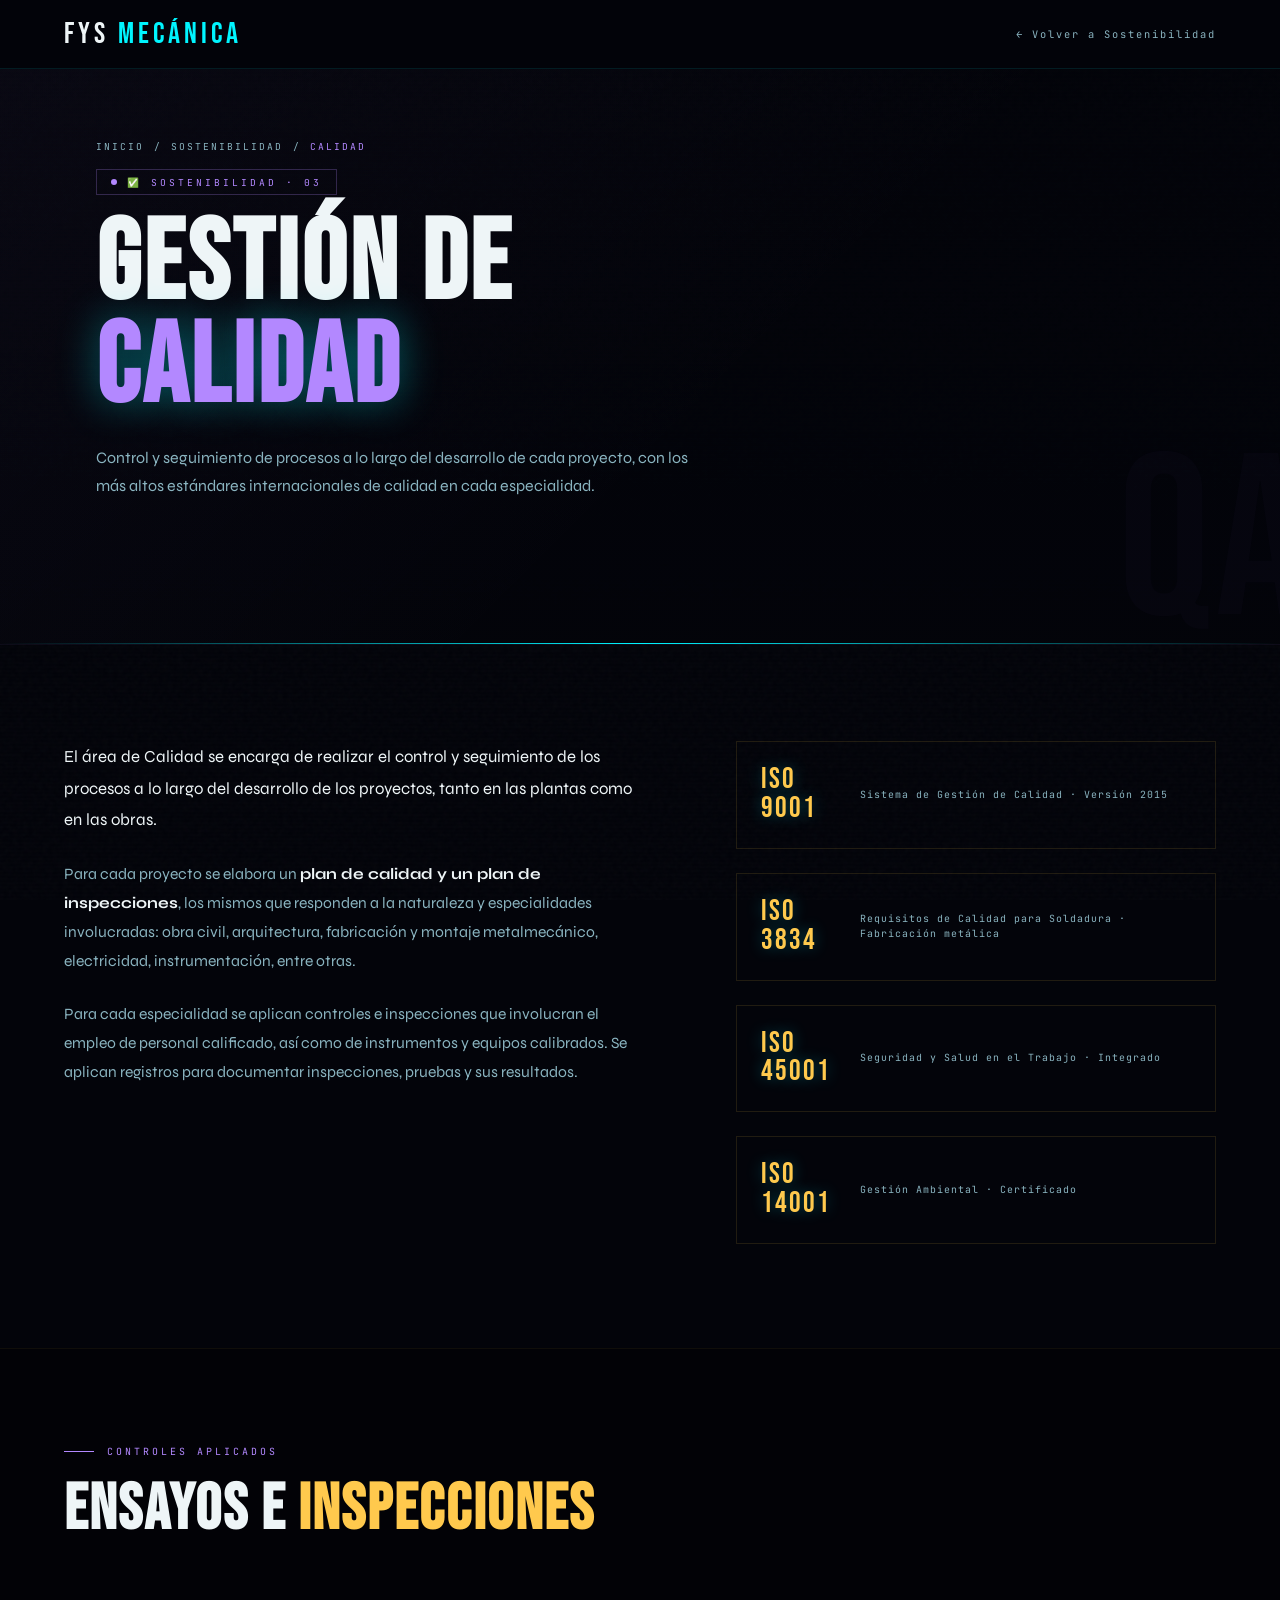
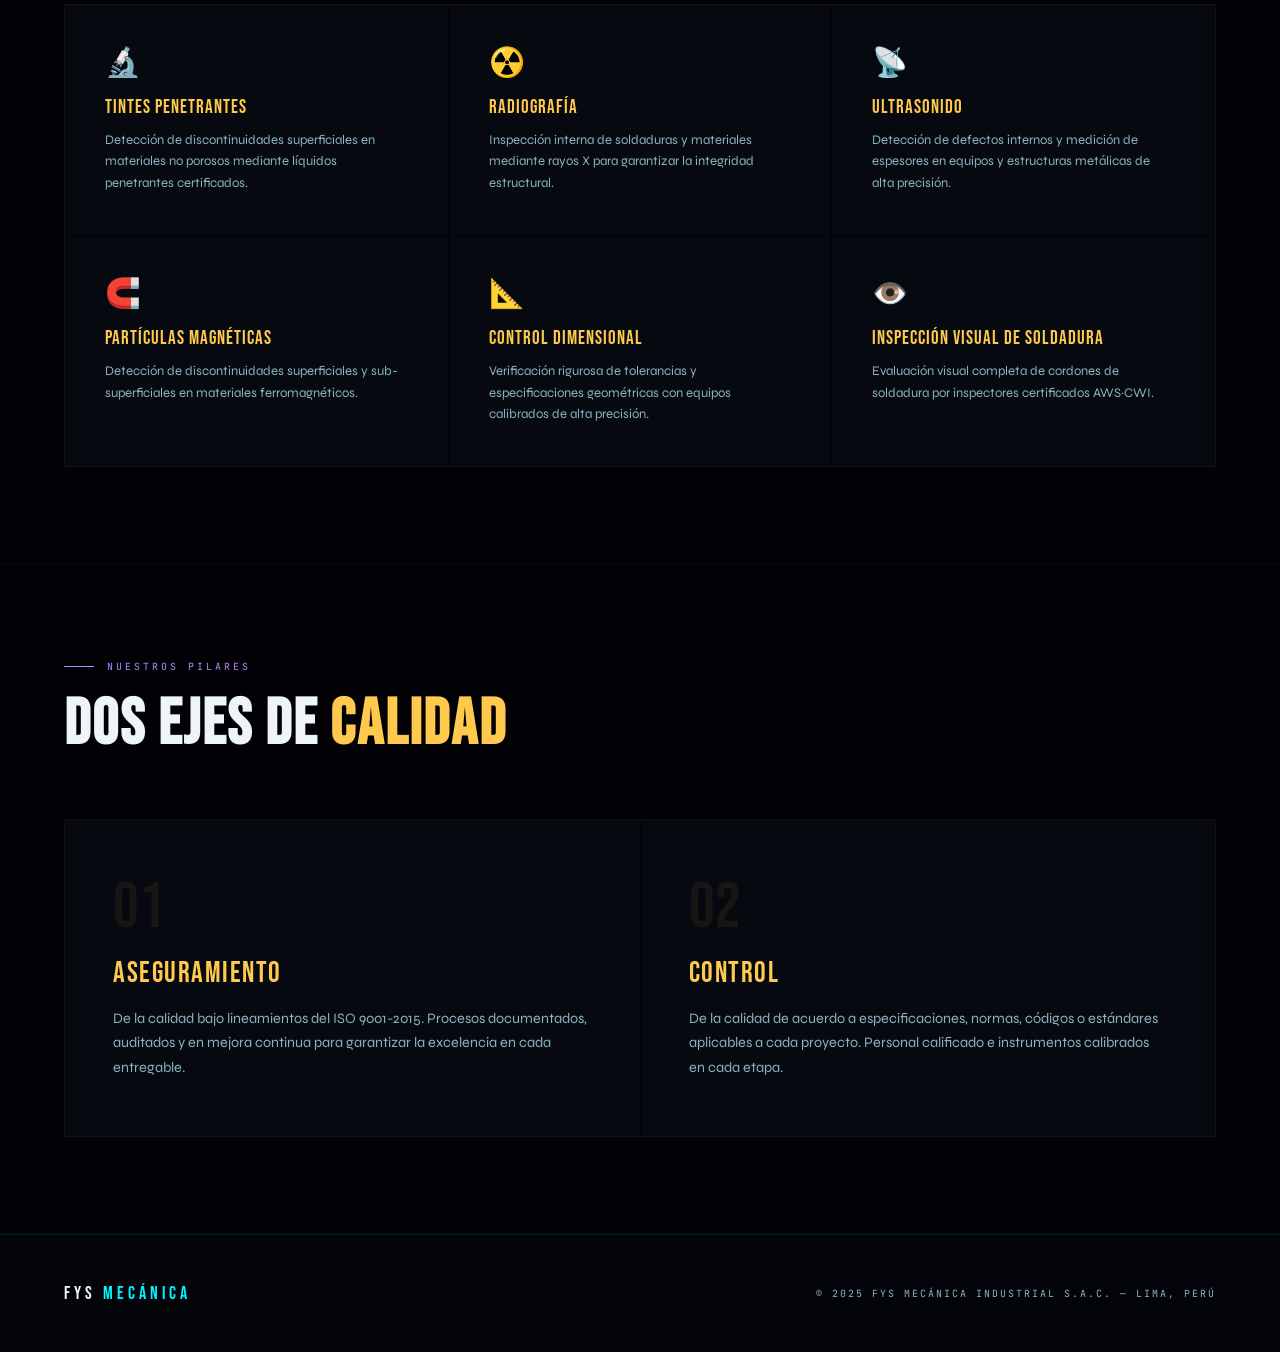
<file: calidad.html>
<!DOCTYPE html>
<html lang="es">
<head>
<meta charset="UTF-8"/>
<meta name="viewport" content="width=device-width, initial-scale=1.0"/>
<title>Gestión de Calidad — FYS Mecánica Industrial</title>
<link rel="preconnect" href="https://fonts.googleapis.com">
<link href="https://fonts.googleapis.com/css2?family=Bebas+Neue&family=Syne:wght@400;600;700;800&family=JetBrains+Mono:wght@300;400;500&display=swap" rel="stylesheet">
<link rel="stylesheet" href="style.css"/>
</head>
<body>

<nav>
  <a href="index.html" class="nav-logo">FYS<span> MECÁNICA</span></a>
  <a href="index.html#sostenibilidad" class="nav-back">Volver a Sostenibilidad</a>
</nav>

<section class="page-hero">
  <div class="hero-bg-text">QA</div>
  <div class="page-hero-inner">
    <div class="breadcrumb">
      <a href="index.html">Inicio</a> /
      <a href="index.html#sostenibilidad">Sostenibilidad</a> /
      <span>Calidad</span>
    </div>
    <div class="page-tag">✅ Sostenibilidad · 03</div>
    <h1 class="page-h1">GESTIÓN DE<br><em>CALIDAD</em></h1>
    <p class="page-sub">Control y seguimiento de procesos a lo largo del desarrollo de cada proyecto, con los más altos estándares internacionales de calidad en cada especialidad.</p>
  </div>
</section>

<main>
  <section class="intro-section">
    <div class="wrap">
      <div class="intro-grid">
        <div class="intro-text reveal">
          <p>El área de Calidad se encarga de realizar el control y seguimiento de los procesos a lo largo del desarrollo de los proyectos, tanto en las plantas como en las obras.</p>
          <p>Para cada proyecto se elabora un <strong style="color:var(--white)">plan de calidad y un plan de inspecciones</strong>, los mismos que responden a la naturaleza y especialidades involucradas: obra civil, arquitectura, fabricación y montaje metalmecánico, electricidad, instrumentación, entre otras.</p>
          <p>Para cada especialidad se aplican controles e inspecciones que involucran el empleo de personal calificado, así como de instrumentos y equipos calibrados. Se aplican registros para documentar inspecciones, pruebas y sus resultados.</p>
        </div>
        <div class="certs-side">
          <div class="cert-badge reveal reveal-delay-1">
            <div class="cert-code">ISO<br>9001</div>
            <div class="cert-desc">Sistema de Gestión de Calidad · Versión 2015</div>
          </div>
          <div class="cert-badge reveal reveal-delay-2">
            <div class="cert-code">ISO<br>3834</div>
            <div class="cert-desc">Requisitos de Calidad para Soldadura · Fabricación metálica</div>
          </div>
          <div class="cert-badge reveal reveal-delay-3">
            <div class="cert-code">ISO<br>45001</div>
            <div class="cert-desc">Seguridad y Salud en el Trabajo · Integrado</div>
          </div>
          <div class="cert-badge reveal reveal-delay-4">
            <div class="cert-code">ISO<br>14001</div>
            <div class="cert-desc">Gestión Ambiental · Certificado</div>
          </div>
        </div>
      </div>
    </div>
  </section>

  <section class="insp-section">
    <div class="wrap">
      <div class="reveal">
        <div class="section-eyebrow">Controles aplicados</div>
        <h2 class="section-h2">ENSAYOS E <span style="color:var(--gold)">INSPECCIONES</span></h2>
      </div>
      <div class="insp-grid">
        <div class="insp-item reveal reveal-delay-1">
          <div class="insp-icon">🔬</div>
          <div class="insp-title">TINTES PENETRANTES</div>
          <p class="insp-desc">Detección de discontinuidades superficiales en materiales no porosos mediante líquidos penetrantes certificados.</p>
        </div>
        <div class="insp-item reveal reveal-delay-2">
          <div class="insp-icon">☢️</div>
          <div class="insp-title">RADIOGRAFÍA</div>
          <p class="insp-desc">Inspección interna de soldaduras y materiales mediante rayos X para garantizar la integridad estructural.</p>
        </div>
        <div class="insp-item reveal reveal-delay-3">
          <div class="insp-icon">📡</div>
          <div class="insp-title">ULTRASONIDO</div>
          <p class="insp-desc">Detección de defectos internos y medición de espesores en equipos y estructuras metálicas de alta precisión.</p>
        </div>
        <div class="insp-item reveal reveal-delay-1">
          <div class="insp-icon">🧲</div>
          <div class="insp-title">PARTÍCULAS MAGNÉTICAS</div>
          <p class="insp-desc">Detección de discontinuidades superficiales y sub-superficiales en materiales ferromagnéticos.</p>
        </div>
        <div class="insp-item reveal reveal-delay-2">
          <div class="insp-icon">📐</div>
          <div class="insp-title">CONTROL DIMENSIONAL</div>
          <p class="insp-desc">Verificación rigurosa de tolerancias y especificaciones geométricas con equipos calibrados de alta precisión.</p>
        </div>
        <div class="insp-item reveal reveal-delay-3">
          <div class="insp-icon">👁️</div>
          <div class="insp-title">INSPECCIÓN VISUAL DE SOLDADURA</div>
          <p class="insp-desc">Evaluación visual completa de cordones de soldadura por inspectores certificados AWS·CWI.</p>
        </div>
      </div>
    </div>
  </section>

  <section class="pilares-section">
    <div class="wrap">
      <div class="reveal">
        <div class="section-eyebrow">Nuestros pilares</div>
        <h2 class="section-h2">DOS EJES DE <span style="color:var(--gold)">CALIDAD</span></h2>
      </div>
      <div class="pilares-grid">
        <div class="pilar reveal reveal-delay-1">
          <div class="pilar-num">01</div>
          <div class="pilar-title">ASEGURAMIENTO</div>
          <p class="pilar-desc">De la calidad bajo lineamientos del ISO 9001-2015. Procesos documentados, auditados y en mejora continua para garantizar la excelencia en cada entregable.</p>
        </div>
        <div class="pilar reveal reveal-delay-2">
          <div class="pilar-num">02</div>
          <div class="pilar-title">CONTROL</div>
          <p class="pilar-desc">De la calidad de acuerdo a especificaciones, normas, códigos o estándares aplicables a cada proyecto. Personal calificado e instrumentos calibrados en cada etapa.</p>
        </div>
      </div>
    </div>
  </section>
</main>

<footer>
  <div class="footer-inner">
    <a href="index.html" class="nav-logo" style="font-size:1.1rem;">FYS<span> MECÁNICA</span></a>
    <div class="footer-copy">© 2025 FYS MECÁNICA INDUSTRIAL S.A.C. — LIMA, PERÚ</div>
  </div>
</footer>

<script>
const reveals = document.querySelectorAll('.reveal');
const io = new IntersectionObserver(entries => {
  entries.forEach(e => { if(e.isIntersecting) { e.target.classList.add('visible'); io.unobserve(e.target); }});
}, {threshold:.12});
reveals.forEach(r => io.observe(r));
</script>
</body>
</html>
</file>
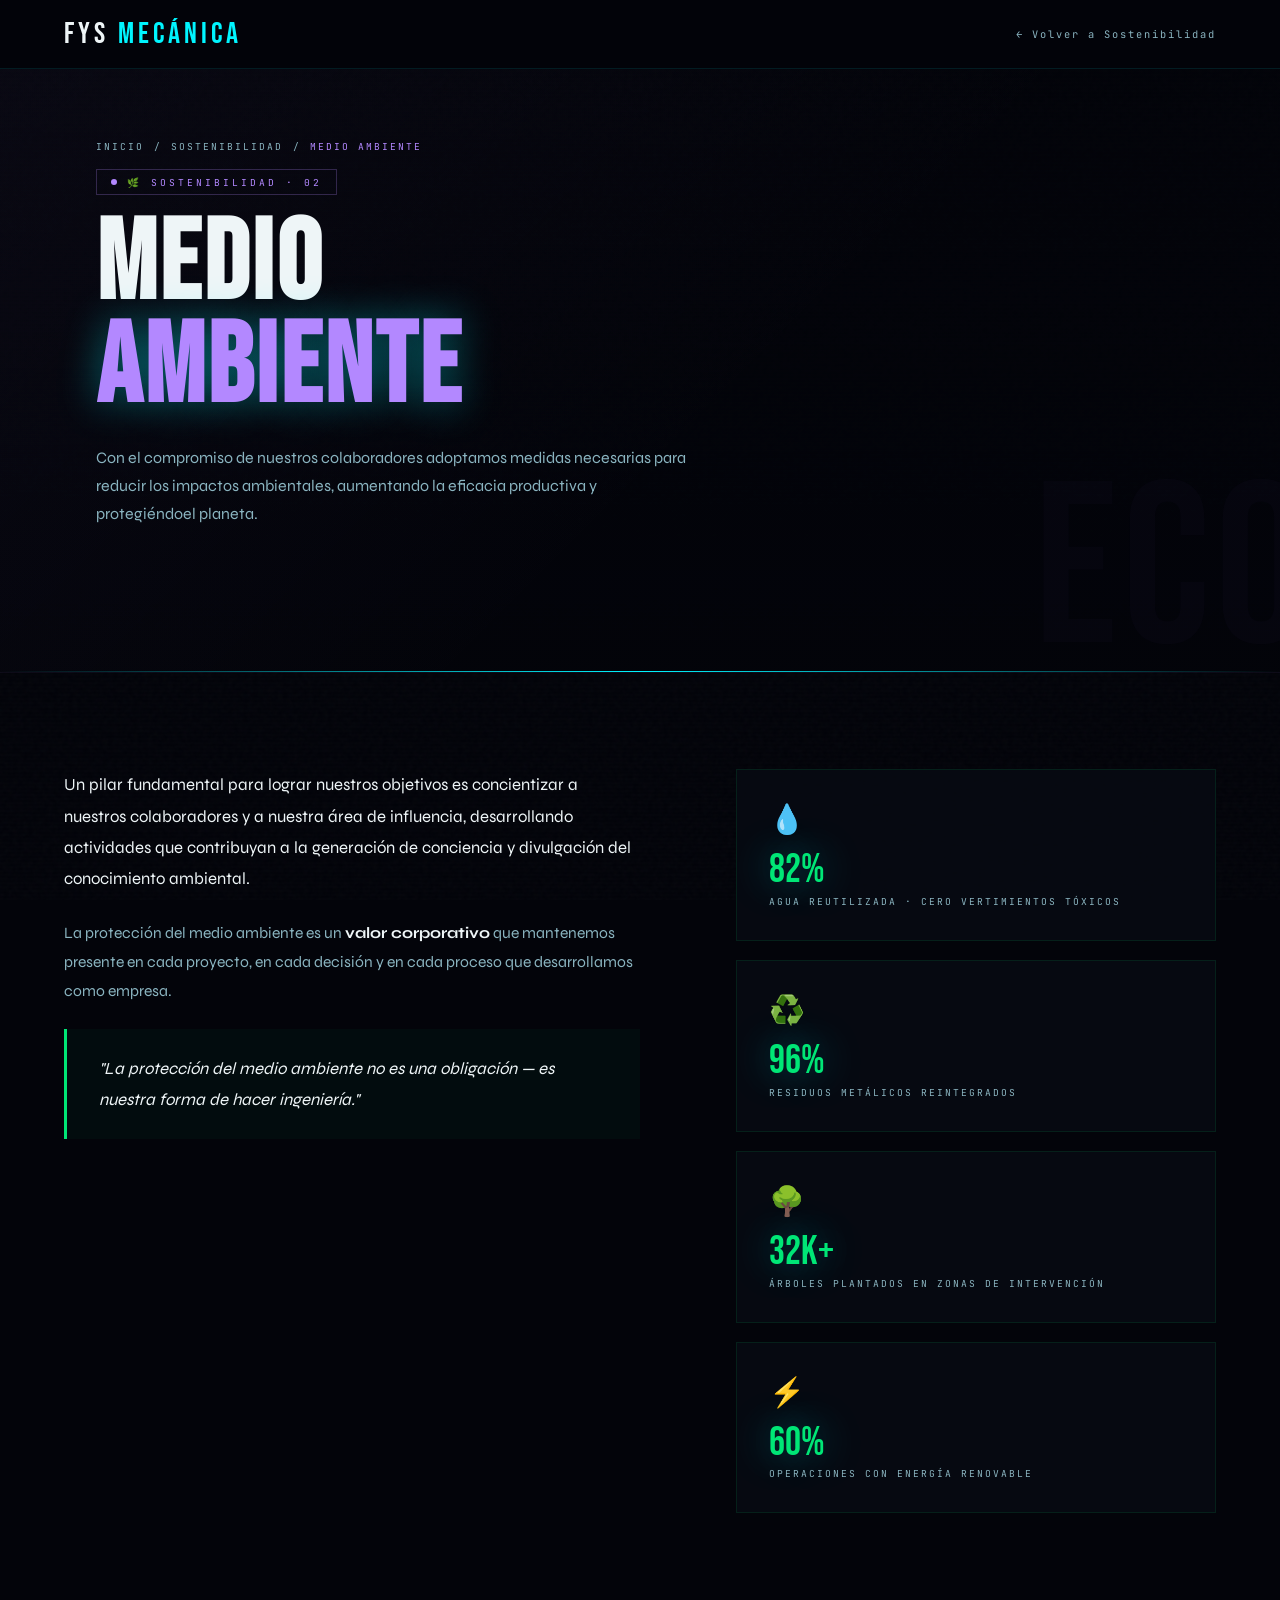
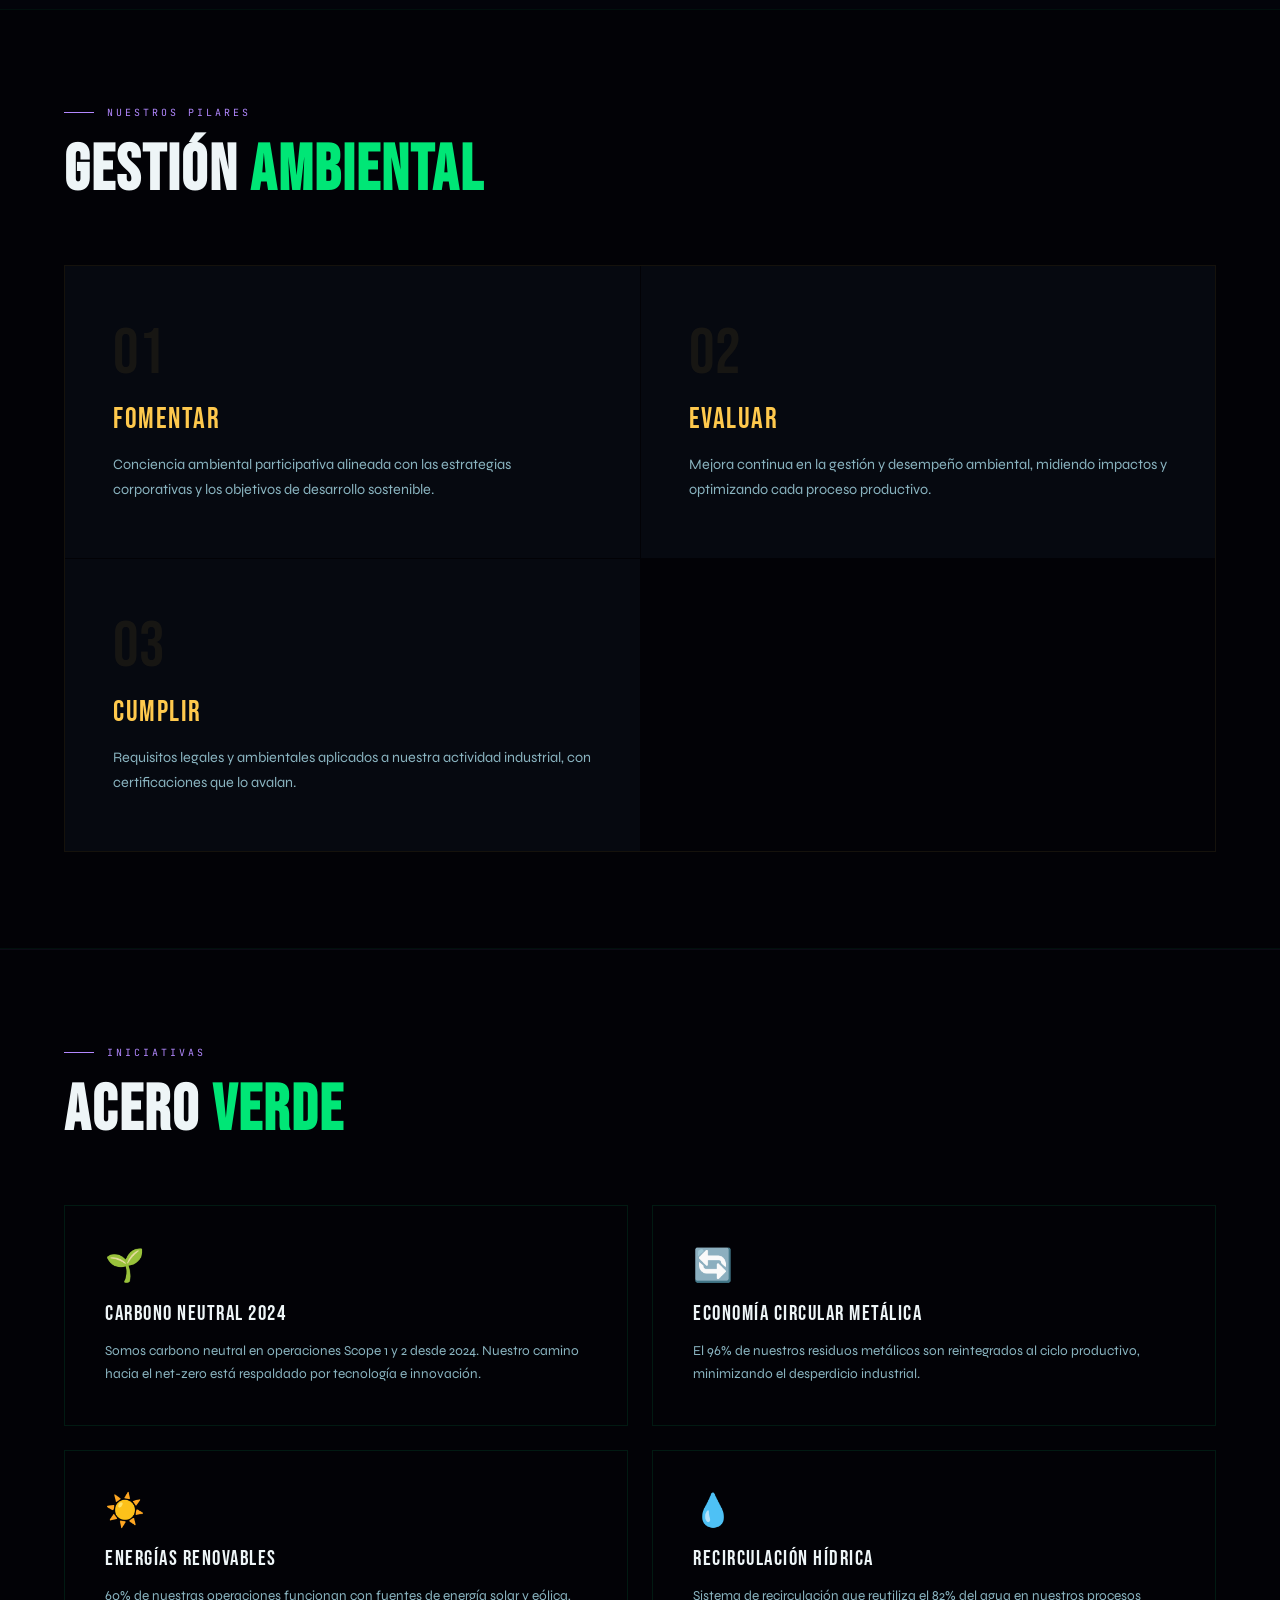
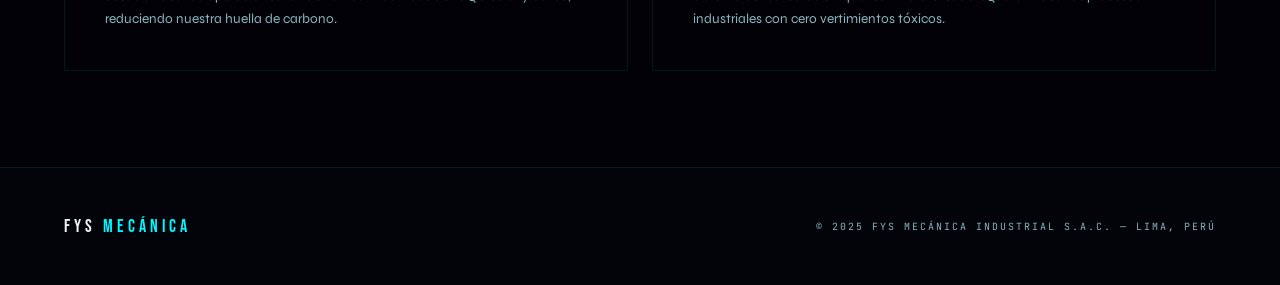
<file: medio_ambiente.html>
<!DOCTYPE html>
<html lang="es">
<head>
<meta charset="UTF-8"/>
<meta name="viewport" content="width=device-width, initial-scale=1.0"/>
<title>Medio Ambiente — FYS Mecánica Industrial</title>
<link rel="preconnect" href="https://fonts.googleapis.com">
<link href="https://fonts.googleapis.com/css2?family=Bebas+Neue&family=Syne:wght@400;600;700;800&family=JetBrains+Mono:wght@300;400;500&display=swap" rel="stylesheet">
<link rel="stylesheet" href="style.css"/>
</head>
<body>

<nav>
  <a href="index.html" class="nav-logo">FYS<span> MECÁNICA</span></a>
  <a href="index.html#sostenibilidad" class="nav-back">Volver a Sostenibilidad</a>
</nav>

<section class="page-hero">
  <div class="hero-bg-text">ECO</div>
  <div class="page-hero-inner">
    <div class="breadcrumb">
      <a href="index.html">Inicio</a> /
      <a href="index.html#sostenibilidad">Sostenibilidad</a> /
      <span>Medio Ambiente</span>
    </div>
    <div class="page-tag">🌿 Sostenibilidad · 02</div>
    <h1 class="page-h1">MEDIO<br><em>AMBIENTE</em></h1>
    <p class="page-sub">Con el compromiso de nuestros colaboradores adoptamos medidas necesarias para reducir los impactos ambientales, aumentando la eficacia productiva y protegiéndoel planeta.</p>
  </div>
</section>

<main>
  <section class="intro-section">
    <div class="wrap">
      <div class="intro-grid">
        <div class="intro-text reveal">
          <p>Un pilar fundamental para lograr nuestros objetivos es concientizar a nuestros colaboradores y a nuestra área de influencia, desarrollando actividades que contribuyan a la generación de conciencia y divulgación del conocimiento ambiental.</p>
          <p>La protección del medio ambiente es un <strong style="color:var(--white)">valor corporativo</strong> que mantenemos presente en cada proyecto, en cada decisión y en cada proceso que desarrollamos como empresa.</p>
          <div class="highlight-box">
            <p>"La protección del medio ambiente no es una obligación — es nuestra forma de hacer ingeniería."</p>
          </div>
        </div>
        <div class="env-stats">
          <div class="env-stat reveal reveal-delay-1">
            <div class="env-icon">💧</div>
            <div class="env-val">82%</div>
            <div class="env-label">Agua reutilizada · Cero vertimientos tóxicos</div>
          </div>
          <div class="env-stat reveal reveal-delay-2">
            <div class="env-icon">♻️</div>
            <div class="env-val">96%</div>
            <div class="env-label">Residuos metálicos reintegrados</div>
          </div>
          <div class="env-stat reveal reveal-delay-3">
            <div class="env-icon">🌳</div>
            <div class="env-val">32K+</div>
            <div class="env-label">Árboles plantados en zonas de intervención</div>
          </div>
          <div class="env-stat reveal reveal-delay-3">
            <div class="env-icon">⚡</div>
            <div class="env-val">60%</div>
            <div class="env-label">Operaciones con energía renovable</div>
          </div>
        </div>
      </div>
    </div>
  </section>

  <section class="pilares-section">
    <div class="wrap">
      <div class="reveal">
        <div class="section-eyebrow">Nuestros pilares</div>
        <h2 class="section-h2">GESTIÓN <span style="color:var(--green)">AMBIENTAL</span></h2>
      </div>
      <div class="pilares-grid">
        <div class="pilar reveal reveal-delay-1">
          <div class="pilar-num">01</div>
          <div class="pilar-title">FOMENTAR</div>
          <p class="pilar-desc">Conciencia ambiental participativa alineada con las estrategias corporativas y los objetivos de desarrollo sostenible.</p>
        </div>
        <div class="pilar reveal reveal-delay-2">
          <div class="pilar-num">02</div>
          <div class="pilar-title">EVALUAR</div>
          <p class="pilar-desc">Mejora continua en la gestión y desempeño ambiental, midiendo impactos y optimizando cada proceso productivo.</p>
        </div>
        <div class="pilar reveal reveal-delay-3">
          <div class="pilar-num">03</div>
          <div class="pilar-title">CUMPLIR</div>
          <p class="pilar-desc">Requisitos legales y ambientales aplicados a nuestra actividad industrial, con certificaciones que lo avalan.</p>
        </div>
      </div>
    </div>
  </section>

  <section class="compromisos-section">
    <div class="wrap">
      <div class="reveal">
        <div class="section-eyebrow">Iniciativas</div>
        <h2 class="section-h2">ACERO <span style="color:var(--green)">VERDE</span></h2>
      </div>
      <div class="comp-cards">
        <div class="comp-card reveal reveal-delay-1">
          <div class="comp-icon">🌱</div>
          <div class="comp-title">CARBONO NEUTRAL 2024</div>
          <p class="comp-desc">Somos carbono neutral en operaciones Scope 1 y 2 desde 2024. Nuestro camino hacia el net-zero está respaldado por tecnología e innovación.</p>
        </div>
        <div class="comp-card reveal reveal-delay-2">
          <div class="comp-icon">🔄</div>
          <div class="comp-title">ECONOMÍA CIRCULAR METÁLICA</div>
          <p class="comp-desc">El 96% de nuestros residuos metálicos son reintegrados al ciclo productivo, minimizando el desperdicio industrial.</p>
        </div>
        <div class="comp-card reveal reveal-delay-1">
          <div class="comp-icon">☀️</div>
          <div class="comp-title">ENERGÍAS RENOVABLES</div>
          <p class="comp-desc">60% de nuestras operaciones funcionan con fuentes de energía solar y eólica, reduciendo nuestra huella de carbono.</p>
        </div>
        <div class="comp-card reveal reveal-delay-2">
          <div class="comp-icon">💧</div>
          <div class="comp-title">RECIRCULACIÓN HÍDRICA</div>
          <p class="comp-desc">Sistema de recirculación que reutiliza el 82% del agua en nuestros procesos industriales con cero vertimientos tóxicos.</p>
        </div>
      </div>
    </div>
  </section>
</main>

<footer>
  <div class="footer-inner">
    <a href="index.html" class="nav-logo" style="font-size:1.1rem;">FYS<span> MECÁNICA</span></a>
    <div class="footer-copy">© 2025 FYS MECÁNICA INDUSTRIAL S.A.C. — LIMA, PERÚ</div>
  </div>
</footer>

<script>
const reveals = document.querySelectorAll('.reveal');
const io = new IntersectionObserver(entries => {
  entries.forEach(e => { if(e.isIntersecting) { e.target.classList.add('visible'); io.unobserve(e.target); }});
}, {threshold:.12});
reveals.forEach(r => io.observe(r));
</script>
</body>
</html>
</file>
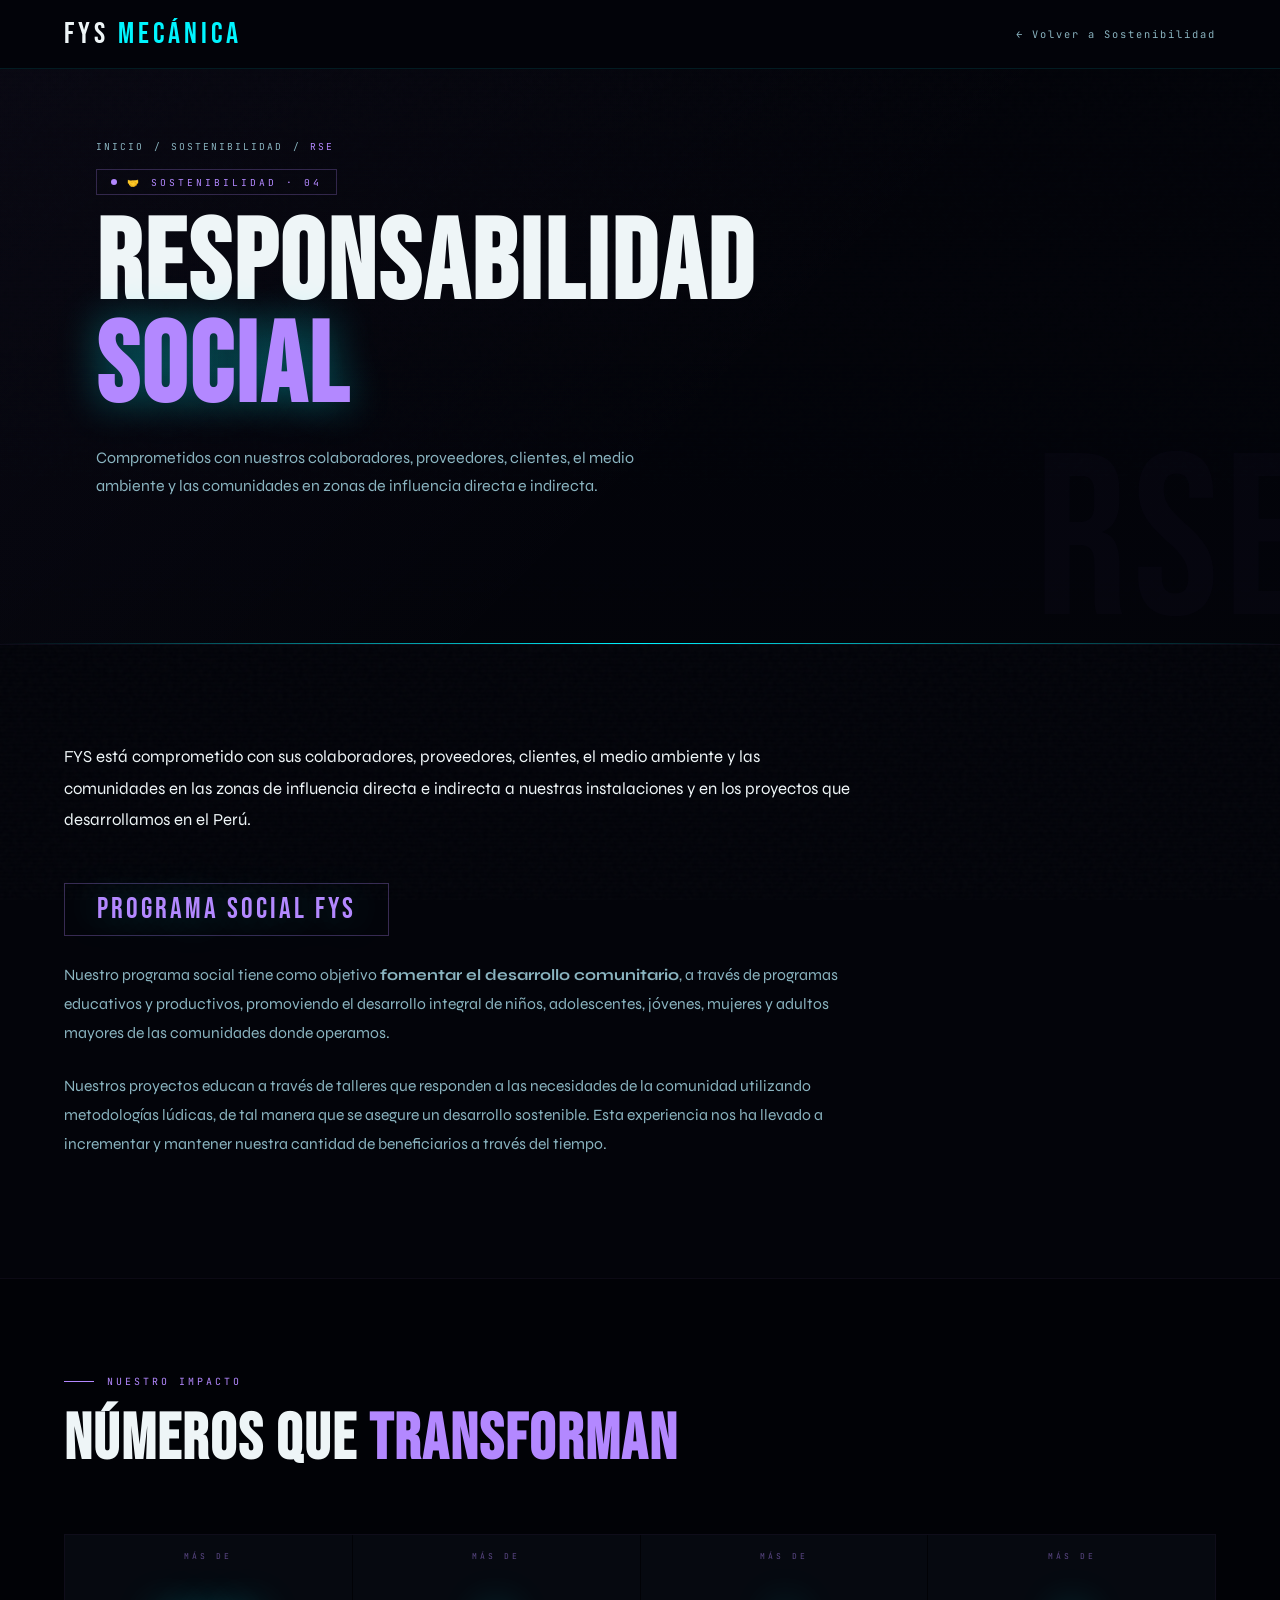
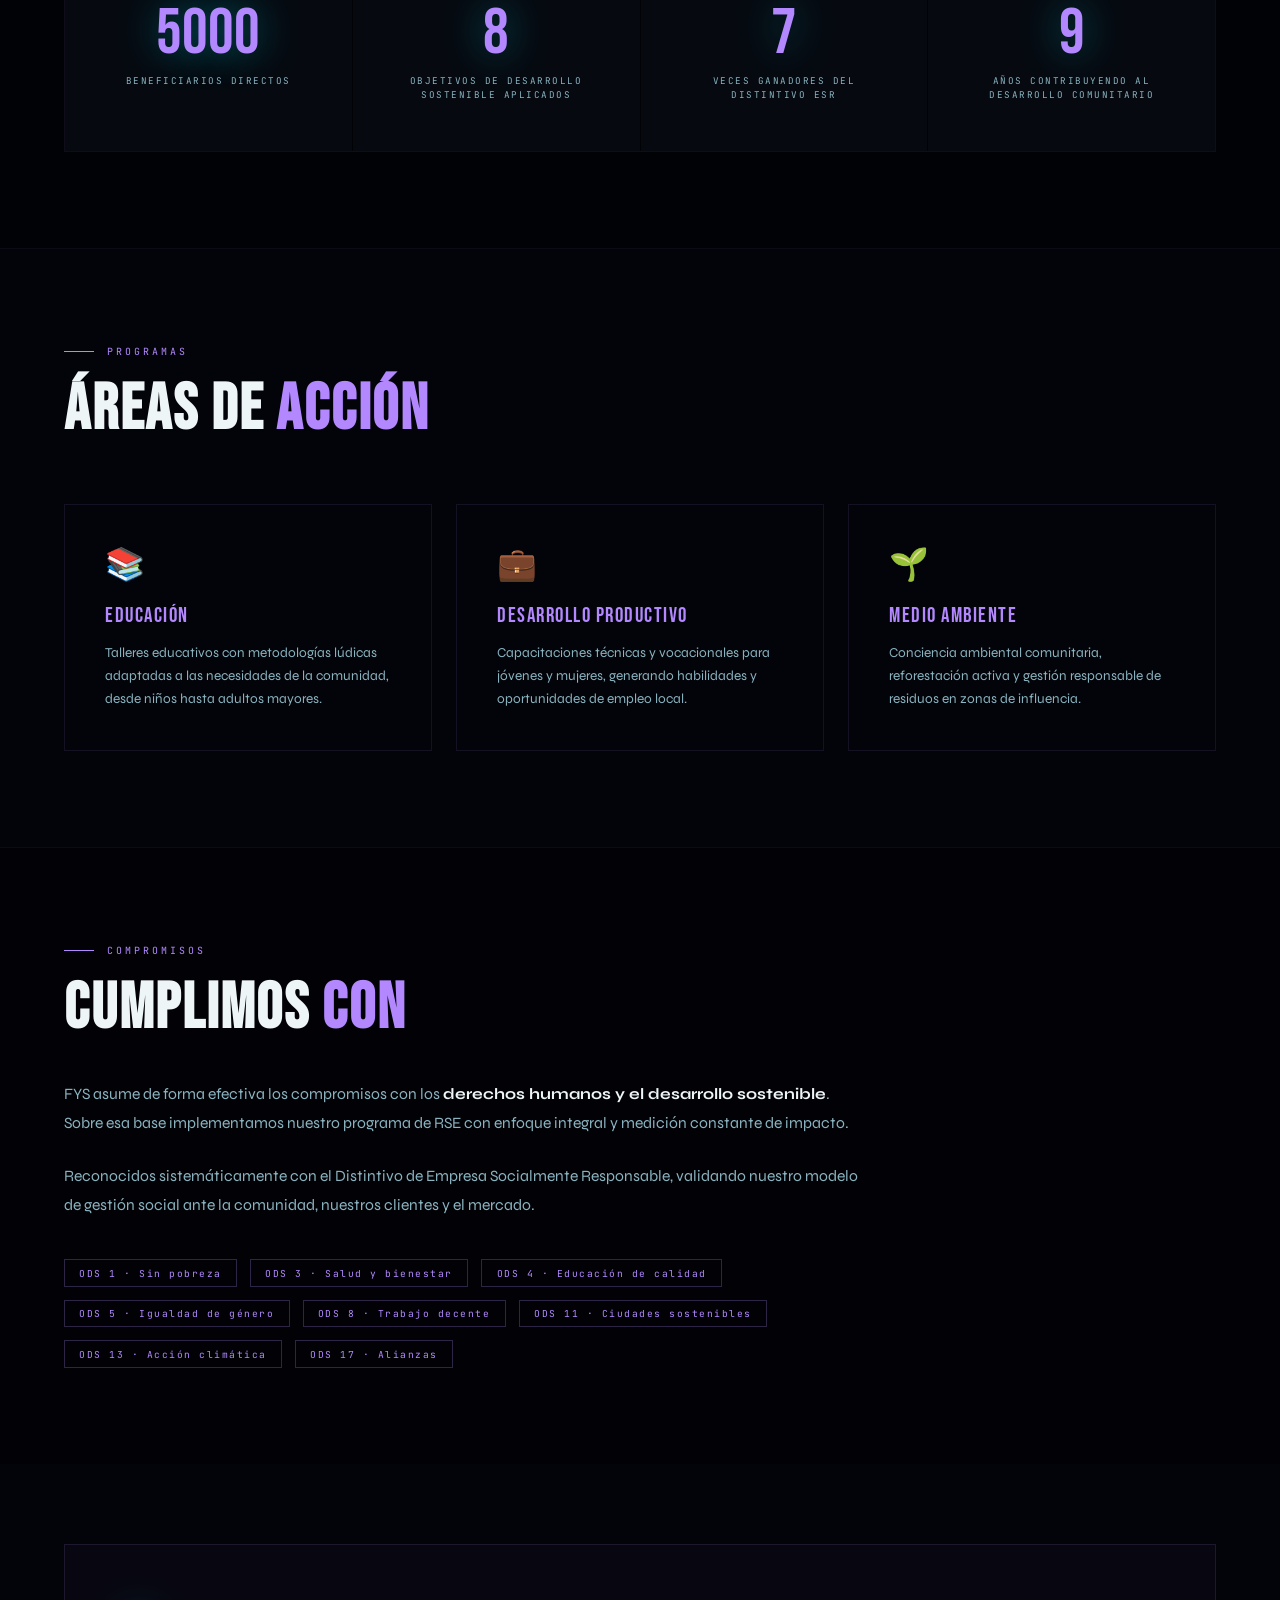
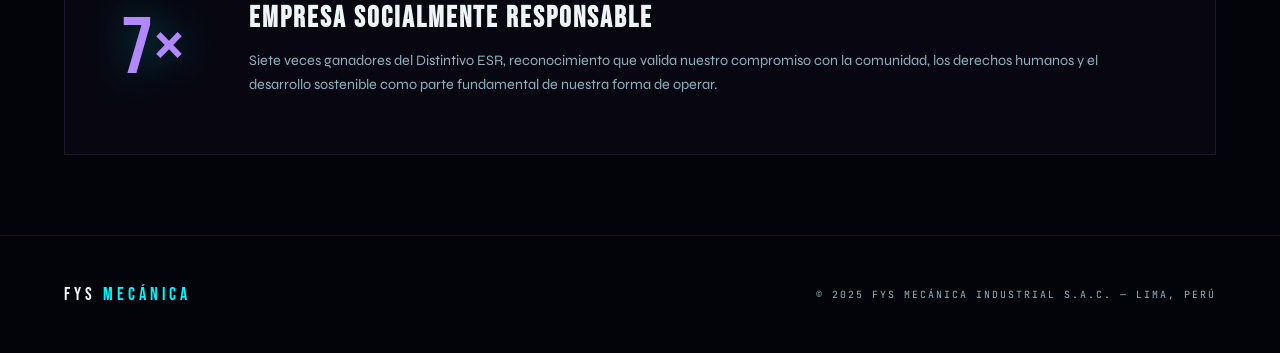
<file: RSE.html>
<!DOCTYPE html>
<html lang="es">
<head>
<meta charset="UTF-8"/>
<meta name="viewport" content="width=device-width, initial-scale=1.0"/>
<title>Responsabilidad Social — FYS Mecánica Industrial</title>
<link rel="preconnect" href="https://fonts.googleapis.com">
<link href="https://fonts.googleapis.com/css2?family=Bebas+Neue&family=Syne:wght@400;600;700;800&family=JetBrains+Mono:wght@300;400;500&display=swap" rel="stylesheet">
<link rel="stylesheet" href="style.css"/>
</head>
<body>

<nav>
  <a href="index.html" class="nav-logo">FYS<span> MECÁNICA</span></a>
  <a href="index.html#sostenibilidad" class="nav-back">Volver a Sostenibilidad</a>
</nav>

<section class="page-hero">
  <div class="hero-bg-text">RSE</div>
  <div class="page-hero-inner">
    <div class="breadcrumb">
      <a href="index.html">Inicio</a> /
      <a href="index.html#sostenibilidad">Sostenibilidad</a> /
      <span>RSE</span>
    </div>
    <div class="page-tag">🤝 Sostenibilidad · 04</div>
    <h1 class="page-h1">RESPONSABILIDAD<br><em>SOCIAL</em></h1>
    <p class="page-sub">Comprometidos con nuestros colaboradores, proveedores, clientes, el medio ambiente y las comunidades en zonas de influencia directa e indirecta.</p>
  </div>
</section>

<main>
  <section class="intro-section">
    <div class="wrap">
      <div class="intro-text reveal">
        <p>FYS está comprometido con sus colaboradores, proveedores, clientes, el medio ambiente y las comunidades en las zonas de influencia directa e indirecta a nuestras instalaciones y en los proyectos que desarrollamos en el Perú.</p>
        <div class="casa-haug-tag">PROGRAMA SOCIAL FYS</div>
        <p>Nuestro programa social tiene como objetivo <strong>fomentar el desarrollo comunitario</strong>, a través de programas educativos y productivos, promoviendo el desarrollo integral de niños, adolescentes, jóvenes, mujeres y adultos mayores de las comunidades donde operamos.</p>
        <p>Nuestros proyectos educan a través de talleres que responden a las necesidades de la comunidad utilizando metodologías lúdicas, de tal manera que se asegure un desarrollo sostenible. Esta experiencia nos ha llevado a incrementar y mantener nuestra cantidad de beneficiarios a través del tiempo.</p>
      </div>
    </div>
  </section>

  <section class="impacto-section">
    <div class="wrap">
      <div class="reveal">
        <div class="section-eyebrow">Nuestro impacto</div>
        <h2 class="section-h2">NÚMEROS QUE <span style="color:var(--purple)">TRANSFORMAN</span></h2>
      </div>
      <div class="impacto-grid">
        <div class="impacto-item reveal reveal-delay-1">
          <div class="impacto-num">5000</div>
          <div class="impacto-label">Beneficiarios directos</div>
        </div>
        <div class="impacto-item reveal reveal-delay-2">
          <div class="impacto-num">8</div>
          <div class="impacto-label">Objetivos de Desarrollo Sostenible aplicados</div>
        </div>
        <div class="impacto-item reveal reveal-delay-3">
          <div class="impacto-num">7</div>
          <div class="impacto-label">Veces ganadores del Distintivo ESR</div>
        </div>
        <div class="impacto-item reveal reveal-delay-4">
          <div class="impacto-num">9</div>
          <div class="impacto-label">Años contribuyendo al desarrollo comunitario</div>
        </div>
      </div>
    </div>
  </section>

  <section class="programas-section">
    <div class="wrap">
      <div class="reveal">
        <div class="section-eyebrow">Programas</div>
        <h2 class="section-h2">ÁREAS DE <span style="color:var(--purple)">ACCIÓN</span></h2>
      </div>
      <div class="programas-grid">
        <div class="programa-card reveal reveal-delay-1">
          <div class="prog-icon">📚</div>
          <div class="prog-title">EDUCACIÓN</div>
          <p class="prog-desc">Talleres educativos con metodologías lúdicas adaptadas a las necesidades de la comunidad, desde niños hasta adultos mayores.</p>
        </div>
        <div class="programa-card reveal reveal-delay-2">
          <div class="prog-icon">💼</div>
          <div class="prog-title">DESARROLLO PRODUCTIVO</div>
          <p class="prog-desc">Capacitaciones técnicas y vocacionales para jóvenes y mujeres, generando habilidades y oportunidades de empleo local.</p>
        </div>
        <div class="programa-card reveal reveal-delay-3">
          <div class="prog-icon">🌱</div>
          <div class="prog-title">MEDIO AMBIENTE</div>
          <p class="prog-desc">Conciencia ambiental comunitaria, reforestación activa y gestión responsable de residuos en zonas de influencia.</p>
        </div>
      </div>
    </div>
  </section>

  <section class="compromisos-section">
    <div class="wrap">
      <div class="compromiso-text reveal">
        <div class="section-eyebrow">Compromisos</div>
        <h2 class="section-h2" style="margin-bottom:2rem;">CUMPLIMOS <span style="color:var(--purple)">CON</span></h2>
        <p>FYS asume de forma efectiva los compromisos con los <strong>derechos humanos y el desarrollo sostenible</strong>. Sobre esa base implementamos nuestro programa de RSE con enfoque integral y medición constante de impacto.</p>
        <p>Reconocidos sistemáticamente con el Distintivo de Empresa Socialmente Responsable, validando nuestro modelo de gestión social ante la comunidad, nuestros clientes y el mercado.</p>
        <div class="ods-row">
          <span class="ods-badge">ODS 1 · Sin pobreza</span>
          <span class="ods-badge">ODS 3 · Salud y bienestar</span>
          <span class="ods-badge">ODS 4 · Educación de calidad</span>
          <span class="ods-badge">ODS 5 · Igualdad de género</span>
          <span class="ods-badge">ODS 8 · Trabajo decente</span>
          <span class="ods-badge">ODS 11 · Ciudades sostenibles</span>
          <span class="ods-badge">ODS 13 · Acción climática</span>
          <span class="ods-badge">ODS 17 · Alianzas</span>
        </div>
      </div>
    </div>
  </section>

  <section class="esr-section">
    <div class="wrap">
      <div class="esr-inner reveal">
        <div class="esr-num">7×</div>
        <div class="esr-text">
          <h3>EMPRESA SOCIALMENTE RESPONSABLE</h3>
          <p>Siete veces ganadores del Distintivo ESR, reconocimiento que valida nuestro compromiso con la comunidad, los derechos humanos y el desarrollo sostenible como parte fundamental de nuestra forma de operar.</p>
        </div>
      </div>
    </div>
  </section>
</main>

<footer>
  <div class="footer-inner">
    <a href="index.html" class="nav-logo" style="font-size:1.1rem;">FYS<span> MECÁNICA</span></a>
    <div class="footer-copy">© 2025 FYS MECÁNICA INDUSTRIAL S.A.C. — LIMA, PERÚ</div>
  </div>
</footer>

<script>
const reveals = document.querySelectorAll('.reveal');
const io = new IntersectionObserver(entries => {
  entries.forEach(e => { if(e.isIntersecting) { e.target.classList.add('visible'); io.unobserve(e.target); }});
}, {threshold:.12});
reveals.forEach(r => io.observe(r));
</script>
</body>
</html>
</file>
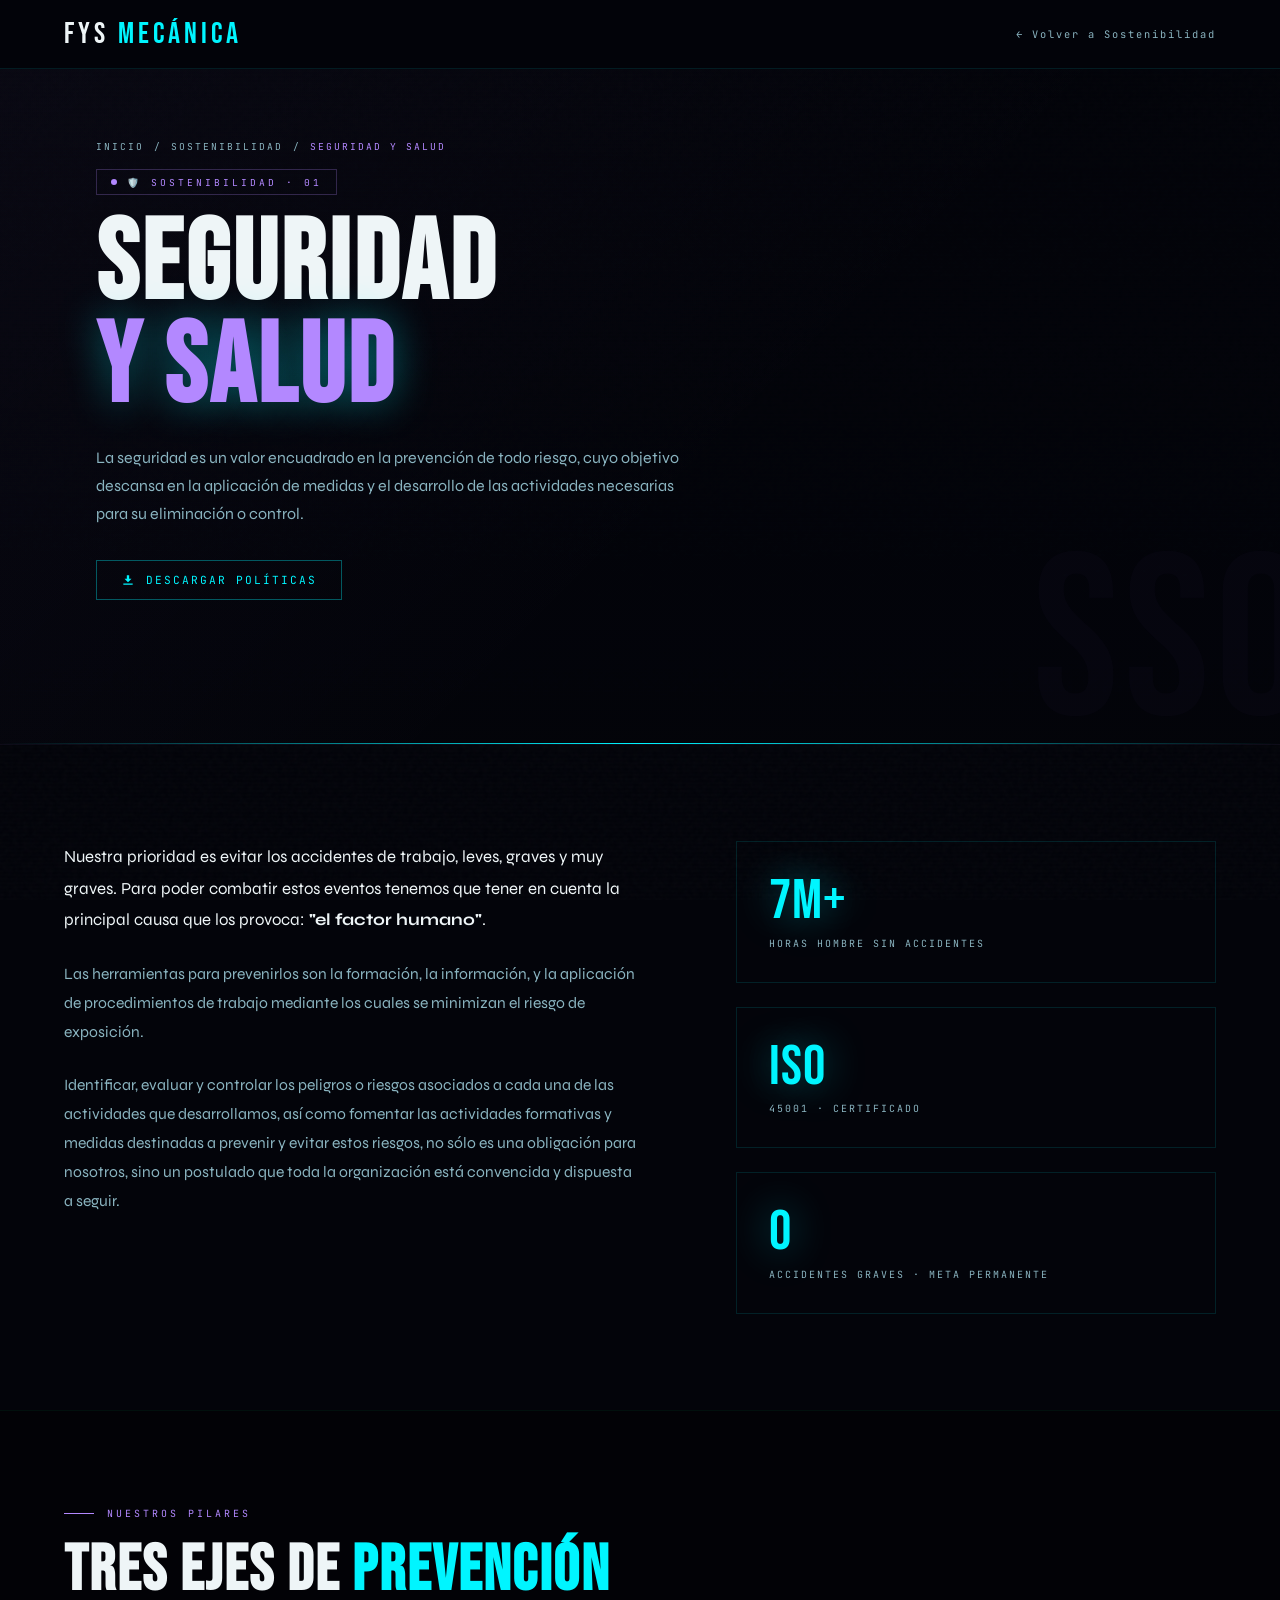
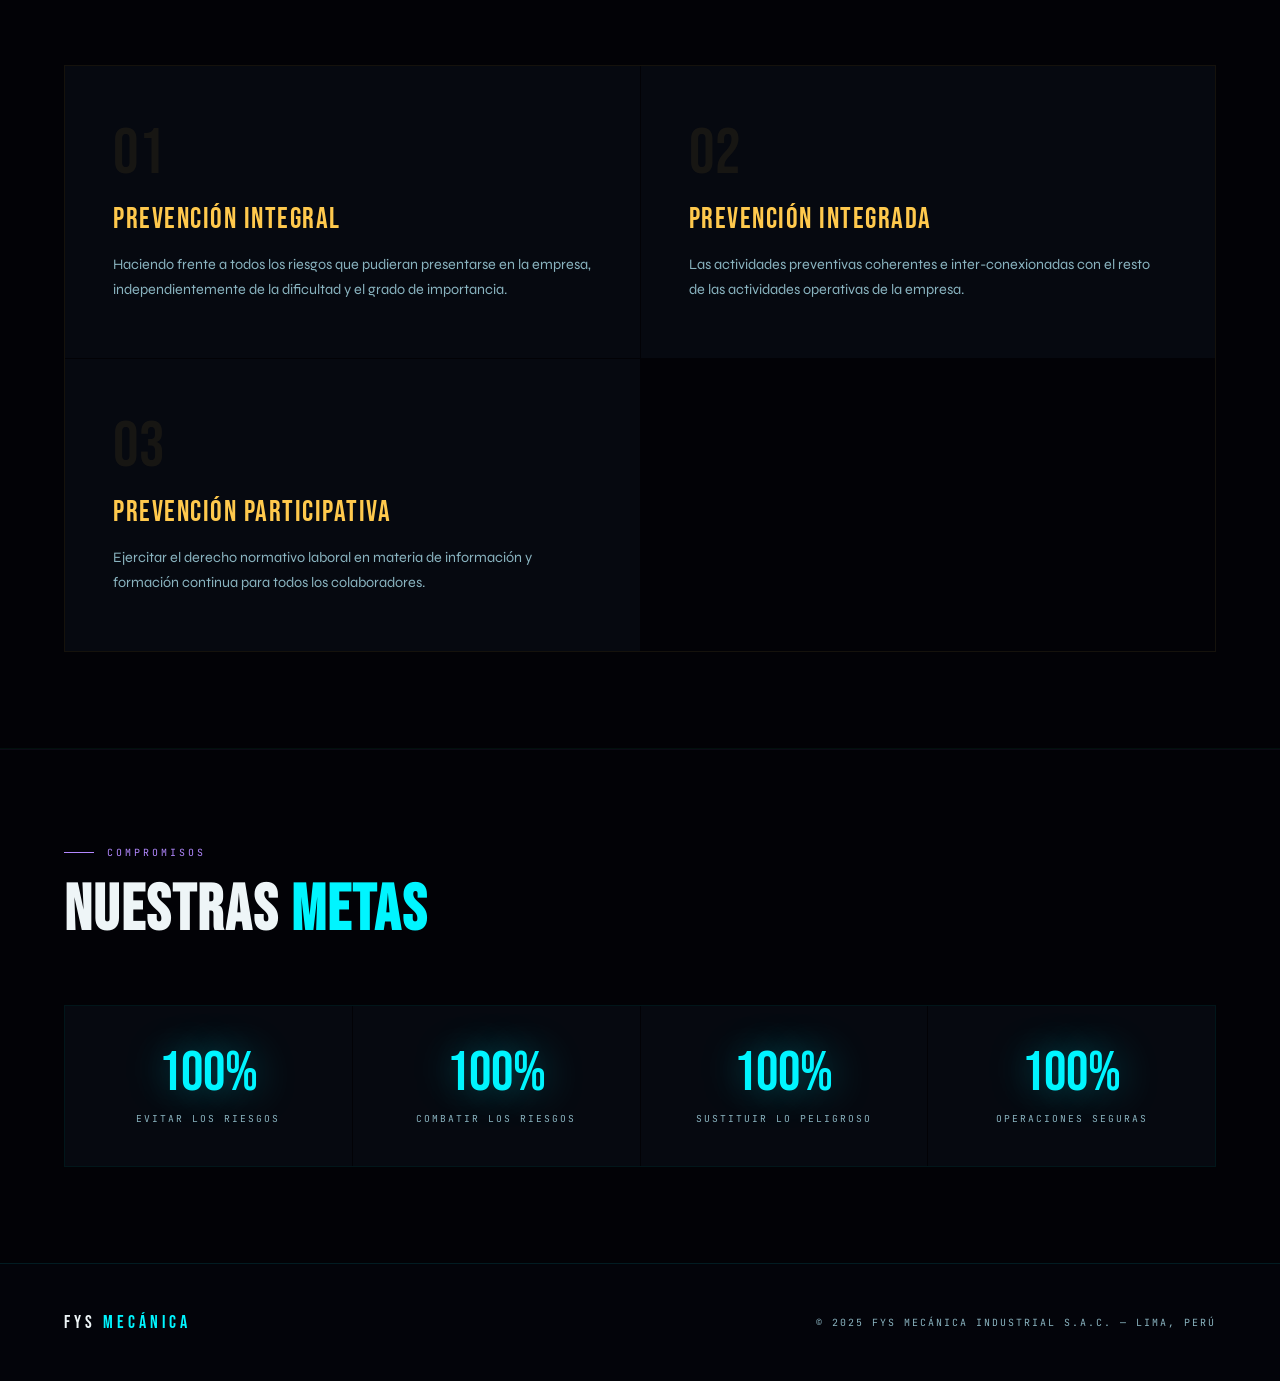
<file: seguridad_y_salud.html>
<!DOCTYPE html>
<html lang="es">
<head>
<meta charset="UTF-8"/>
<meta name="viewport" content="width=device-width, initial-scale=1.0"/>
<title>Seguridad y Salud — FYS Mecánica Industrial</title>
<link rel="preconnect" href="https://fonts.googleapis.com">
<link href="https://fonts.googleapis.com/css2?family=Bebas+Neue&family=Syne:wght@400;600;700;800&family=JetBrains+Mono:wght@300;400;500&display=swap" rel="stylesheet">
<link rel="stylesheet" href="style.css"/>
</head>
<body>

<nav>
  <a href="index.html" class="nav-logo">FYS<span> MECÁNICA</span></a>
  <a href="index.html#sostenibilidad" class="nav-back">Volver a Sostenibilidad</a>
</nav>

<section class="page-hero">
  <div class="hero-bg-text">SSO</div>
  <div class="page-hero-inner">
    <div class="breadcrumb">
      <a href="index.html">Inicio</a> /
      <a href="index.html#sostenibilidad">Sostenibilidad</a> /
      <span>Seguridad y Salud</span>
    </div>
    <div class="page-tag">🛡️ Sostenibilidad · 01</div>
    <h1 class="page-h1">SEGURIDAD<br><em>Y SALUD</em></h1>
    <p class="page-sub">La seguridad es un valor encuadrado en la prevención de todo riesgo, cuyo objetivo descansa en la aplicación de medidas y el desarrollo de las actividades necesarias para su eliminación o control.</p>
    <a href="img/politica.jpg" download class="dl-btn">
        <svg viewBox="0 0 24 24" fill="currentColor">
            <path d="M12 16l-6-6h4V4h4v6h4l-6 6zm-8 2h16v2H4v-2z"/>
        </svg>
        Descargar Políticas
    </a>
  </div>
</section>

<main>
  <!-- INTRO -->
  <section class="intro-section">
    <div class="wrap">
      <div class="intro-grid">
        <div class="intro-text reveal">
          <p>Nuestra prioridad es evitar los accidentes de trabajo, leves, graves y muy graves. Para poder combatir estos eventos tenemos que tener en cuenta la principal causa que los provoca: <strong style="color:var(--white)">"el factor humano"</strong>.</p>
          <p>Las herramientas para prevenirlos son la formación, la información, y la aplicación de procedimientos de trabajo mediante los cuales se minimizan el riesgo de exposición.</p>
          <p>Identificar, evaluar y controlar los peligros o riesgos asociados a cada una de las actividades que desarrollamos, así como fomentar las actividades formativas y medidas destinadas a prevenir y evitar estos riesgos, no sólo es una obligación para nosotros, sino un postulado que toda la organización está convencida y dispuesta a seguir.</p>
        </div>
        <div class="intro-side">
          <div class="stat-box reveal reveal-delay-1">
            <div class="stat-num">7M+</div>
            <div class="stat-label">Horas hombre sin accidentes</div>
          </div>
          <div class="stat-box reveal reveal-delay-2">
            <div class="stat-num">ISO</div>
            <div class="stat-label">45001 · Certificado</div>
          </div>
          <div class="stat-box reveal reveal-delay-3">
            <div class="stat-num">0</div>
            <div class="stat-label">Accidentes graves · Meta permanente</div>
          </div>
        </div>
      </div>
    </div>
  </section>

  <!-- PILARES -->
  <section class="pilares-section">
    <div class="wrap">
      <div class="reveal">
        <div class="section-eyebrow">Nuestros pilares</div>
        <h2 class="section-h2">TRES EJES DE <span style="color:var(--cyan)">PREVENCIÓN</span></h2>
      </div>
      <div class="pilares-grid">
        <div class="pilar reveal reveal-delay-1">
          <div class="pilar-num">01</div>
          <div class="pilar-title">PREVENCIÓN INTEGRAL</div>
          <p class="pilar-desc">Haciendo frente a todos los riesgos que pudieran presentarse en la empresa, independientemente de la dificultad y el grado de importancia.</p>
        </div>
        <div class="pilar reveal reveal-delay-2">
          <div class="pilar-num">02</div>
          <div class="pilar-title">PREVENCIÓN INTEGRADA</div>
          <p class="pilar-desc">Las actividades preventivas coherentes e inter-conexionadas con el resto de las actividades operativas de la empresa.</p>
        </div>
        <div class="pilar reveal reveal-delay-3">
          <div class="pilar-num">03</div>
          <div class="pilar-title">PREVENCIÓN PARTICIPATIVA</div>
          <p class="pilar-desc">Ejercitar el derecho normativo laboral en materia de información y formación continua para todos los colaboradores.</p>
        </div>
      </div>
    </div>
  </section>

  <!-- COMPROMISOS -->
  <section class="compromisos-section">
    <div class="wrap">
      <div class="reveal">
        <div class="section-eyebrow">Compromisos</div>
        <h2 class="section-h2">NUESTRAS <span style="color:var(--cyan)">METAS</span></h2>
      </div>
      <div class="compromisos-grid">
        <div class="compromiso reveal reveal-delay-1">
          <div class="comp-pct">100%</div>
          <div class="comp-label">Evitar los riesgos</div>
        </div>
        <div class="compromiso reveal reveal-delay-2">
          <div class="comp-pct">100%</div>
          <div class="comp-label">Combatir los riesgos</div>
        </div>
        <div class="compromiso reveal reveal-delay-3">
          <div class="comp-pct">100%</div>
          <div class="comp-label">Sustituir lo peligroso</div>
        </div>
        <div class="compromiso reveal reveal-delay-3">
          <div class="comp-pct">100%</div>
          <div class="comp-label">Operaciones seguras</div>
        </div>
      </div>
    </div>
  </section>
</main>

<footer>
  <div class="footer-inner">
    <a href="index.html" class="nav-logo" style="font-size:1.1rem;">FYS<span> MECÁNICA</span></a>
    <div class="footer-copy">© 2025 FYS MECÁNICA INDUSTRIAL S.A.C. — LIMA, PERÚ</div>
  </div>
</footer>

<script>
const reveals = document.querySelectorAll('.reveal');
const io = new IntersectionObserver(entries => {
  entries.forEach(e => { if(e.isIntersecting) { e.target.classList.add('visible'); io.unobserve(e.target); }});
}, {threshold:.12});
reveals.forEach(r => io.observe(r));
</script>
</body>
</html>
</file>
<file: style.css>
:root{--cyan:#00f5ff;--cyan2:#00c8e0;--dark:#03040a;--dark2:#070b12;--steel:#8ab4c0;--white:#eef5f7;--glow:0 0 40px rgba(0,245,255,0.4);--glow-sm:0 0 15px rgba(0,245,255,0.3);}
*,*::before,*::after{box-sizing:border-box;margin:0;padding:0;}
html{scroll-behavior:smooth;}
body{background:var(--dark);color:var(--white);font-family:'Syne',sans-serif;overflow-x:hidden;cursor:auto;}
#cursor{width:12px;height:12px;background:var(--cyan);border-radius:50%;position:fixed;z-index:9999;pointer-events:none;transform:translate(-50%,-50%);transition:width .2s,height .2s;mix-blend-mode:exclusion;}
#cursor-ring{width:40px;height:40px;border:1px solid rgba(0,245,255,0.5);border-radius:50%;position:fixed;z-index:9998;pointer-events:none;transform:translate(-50%,-50%);}
body::before{content:'';position:fixed;inset:0;z-index:1;background-image:url("data:image/svg+xml,%3Csvg viewBox='0 0 200 200' xmlns='http://www.w3.org/2000/svg'%3E%3Cfilter id='n'%3E%3CfeTurbulence type='fractalNoise' baseFrequency='0.9' numOctaves='4' stitchTiles='stitch'/%3E%3C/filter%3E%3Crect width='100%25' height='100%25' filter='url(%23n)'/%3E%3C/svg%3E");opacity:.025;pointer-events:none;}
body::after{content:'';position:fixed;inset:0;z-index:1;background:repeating-linear-gradient(0deg,transparent,transparent 2px,rgba(0,0,0,.03) 2px,rgba(0,0,0,.03) 4px);pointer-events:none;}
#bg-canvas{position:fixed;inset:0;z-index:0;pointer-events:none;}

/* ── NAV ── */
nav{position:fixed;top:0;left:0;right:0;z-index:100;padding:1.2rem 4rem;display:flex;align-items:center;justify-content:space-between;background:linear-gradient(180deg,rgba(3,4,10,.95) 0%,transparent 100%);border-bottom:1px solid rgba(0,245,255,.08);backdrop-filter:blur(10px);transition:all .4s;}
nav.scrolled{padding:.8rem 4rem;background:rgba(3,4,10,.97);border-bottom-color:rgba(0,245,255,.2);box-shadow:0 0 30px rgba(0,0,0,.8);}
.nav-logo{font-family:'Bebas Neue',sans-serif;font-size:2rem;letter-spacing:4px;color:var(--white);text-decoration:none;position:relative;}
.nav-logo::after{content:'';position:absolute;bottom:-2px;left:0;right:0;height:2px;background:var(--cyan);box-shadow:var(--glow-sm);transform:scaleX(0);transition:transform .3s;}
.nav-logo:hover::after{transform:scaleX(1);}
.nav-logo span{color:var(--cyan);}
.nav-links{display:flex;gap:2.5rem;list-style:none;}
.nav-links a{font-family:'JetBrains Mono',monospace;font-size:.7rem;letter-spacing:2px;text-transform:uppercase;color:var(--steel);text-decoration:none;transition:color .2s;position:relative;}
.nav-links a::before{content:'//';color:var(--cyan);opacity:0;margin-right:4px;transition:opacity .2s;}
.nav-links a:hover{color:var(--white);}
.nav-links a:hover::before{opacity:1;}
.nav-cta{font-family:'JetBrains Mono',monospace;font-size:.7rem;letter-spacing:2px;background:none;border:1px solid var(--cyan);color:var(--cyan);padding:.6rem 1.5rem;text-decoration:none;text-transform:uppercase;transition:all .3s;position:relative;overflow:hidden;}
.nav-cta::before{content:'';position:absolute;inset:0;background:var(--cyan);transform:translateX(-100%);transition:transform .3s;z-index:-1;}
.nav-cta:hover{color:var(--dark);}
.nav-cta:hover::before{transform:translateX(0);}
.ham{display:none;flex-direction:column;gap:5px;background:none;border:none;cursor:none;}
.ham span{width:24px;height:1.5px;background:var(--white);transition:.3s;}

/* ── HERO ── */
.hero{position:relative;z-index:2;min-height:100vh;display:grid;place-items:center;padding:120px 4rem 4rem;overflow:hidden;}
.hero-grid{display:grid;grid-template-columns:1fr 1fr;gap:4rem;align-items:center;max-width:1400px;width:100%;}
.hero-eyebrow{font-family:'JetBrains Mono',monospace;font-size:.7rem;letter-spacing:3px;color:var(--cyan);display:flex;align-items:center;gap:1rem;margin-bottom:1.5rem;opacity:0;animation:fadeSlideUp .8s .2s forwards;}
.hero-eyebrow::before{content:'';width:40px;height:1px;background:var(--cyan);}
.hero-eyebrow span{display:inline-block;width:6px;height:6px;background:var(--cyan);border-radius:50%;animation:pulse 1.5s infinite;}
.hero-title{font-family:'Bebas Neue',sans-serif;font-size:clamp(4rem,10vw,9rem);line-height:.92;letter-spacing:2px;opacity:0;animation:fadeSlideUp .8s .4s forwards;}
.hero-title .line-cyan{color:var(--cyan);text-shadow:var(--glow);display:block;}
.hero-title .stroke{-webkit-text-stroke:1px rgba(0,245,255,.4);color:transparent;display:block;}
.hero-sub{font-size:1rem;color:var(--steel);line-height:1.7;max-width:420px;margin-top:1.5rem;opacity:0;animation:fadeSlideUp .8s .6s forwards;}
.hero-actions{display:flex;gap:1rem;margin-top:2.5rem;opacity:0;animation:fadeSlideUp .8s .8s forwards;}
.btn-primary-mf{font-family:'JetBrains Mono',monospace;font-size:.75rem;letter-spacing:2px;text-transform:uppercase;background:var(--cyan);color:var(--dark);padding:1rem 2.5rem;border:none;text-decoration:none;font-weight:700;transition:all .3s;clip-path:polygon(8px 0%,100% 0%,calc(100% - 8px) 100%,0% 100%);display:inline-block;}
.btn-primary-mf:hover{background:var(--white);transform:translateY(-2px);box-shadow:0 10px 40px rgba(0,245,255,.4);}
.btn-ghost-mf{font-family:'JetBrains Mono',monospace;font-size:.75rem;letter-spacing:2px;text-transform:uppercase;background:none;color:var(--white);padding:1rem 2rem;border:1px solid rgba(255,255,255,.2);text-decoration:none;transition:all .3s;display:inline-flex;align-items:center;gap:.5rem;}
.btn-ghost-mf:hover{border-color:var(--cyan);color:var(--cyan);}
.hero-stats{display:flex;gap:2.5rem;margin-top:3rem;padding-top:2rem;border-top:1px solid rgba(255,255,255,.06);opacity:0;animation:fadeSlideUp .8s 1s forwards;}
.stat-num{font-family:'Bebas Neue',sans-serif;font-size:2.8rem;color:var(--cyan);letter-spacing:1px;line-height:1;}
.stat-label{font-family:'JetBrains Mono',monospace;font-size:.6rem;letter-spacing:2px;color:var(--steel);text-transform:uppercase;margin-top:.2rem;}
.hero-panel{background:rgba(0,245,255,.03);border:1px solid rgba(0,245,255,.1);padding:2.5rem;position:relative;opacity:0;animation:fadeIn 1.2s 1s forwards;}
.hero-panel::before{content:'';position:absolute;top:0;left:0;right:0;height:2px;background:linear-gradient(90deg,transparent,var(--cyan),transparent);}
.panel-label{font-family:'JetBrains Mono',monospace;font-size:.6rem;letter-spacing:3px;color:var(--cyan);text-transform:uppercase;margin-bottom:1.5rem;display:flex;align-items:center;gap:.8rem;}
.panel-label::before,.panel-label::after{content:'';flex:1;height:1px;background:rgba(0,245,255,.2);}
.capability-list{list-style:none;}
.capability-list li{padding:1rem 0;border-bottom:1px solid rgba(255,255,255,.04);display:flex;align-items:center;gap:1rem;font-size:.9rem;}
.capability-list li:last-child{border-bottom:none;}
.cap-icon{width:36px;height:36px;min-width:36px;border:1px solid rgba(0,245,255,.2);display:grid;place-items:center;color:var(--cyan);font-size:1rem;}
.cap-title{font-weight:700;font-size:.85rem;display:block;}
.cap-sub{font-size:.72rem;color:var(--steel);font-family:'JetBrains Mono',monospace;}

/* ── TICKER ── */
.ticker-wrap{position:relative;z-index:2;border-top:1px solid rgba(0,245,255,.15);border-bottom:1px solid rgba(0,245,255,.15);background:rgba(0,245,255,.03);overflow:hidden;padding:.8rem 0;}
.ticker{display:flex;width:max-content;animation:ticker 30s linear infinite;}
.ticker-item{font-family:'JetBrains Mono',monospace;font-size:.7rem;letter-spacing:2px;color:var(--steel);padding:0 3rem;text-transform:uppercase;display:flex;align-items:center;gap:1.5rem;white-space:nowrap;}
.ticker-item .dot{width:4px;height:4px;background:var(--cyan);border-radius:50%;flex-shrink:0;}
@keyframes ticker{0%{transform:translateX(0);}100%{transform:translateX(-50%);}}

/* ── COMMONS ── */
section{position:relative;z-index:2;}
.section-wrap{max-width:1400px;margin:0 auto;padding:0 4rem;}
.section-label{font-family:'JetBrains Mono',monospace;font-size:.65rem;letter-spacing:3px;color:var(--cyan);text-transform:uppercase;margin-bottom:.8rem;display:flex;align-items:center;gap:1rem;}
.section-label::before{content:attr(data-num);font-size:.6rem;color:var(--cyan);opacity:.5;}
.section-title{font-family:'Bebas Neue',sans-serif;font-size:clamp(2.5rem,6vw,5rem);letter-spacing:2px;line-height:1;}

/* ══════════════════════════════════════════
   SERVICIOS — Cards llamativas rediseñadas
══════════════════════════════════════════ */
#servicios{padding:8rem 0;}

.services-grid{
  display:grid;
  grid-template-columns:repeat(3,1fr);
  gap:1.5rem;
  margin-top:4rem;
}

.service-card{
  position:relative;
  background:rgba(0,10,16,.7);
  border:1px solid rgba(0,245,255,.12);
  padding:2.8rem 2.2rem 2.4rem;
  overflow:hidden;
  transition:transform .35s cubic-bezier(.4,0,.2,1),
             border-color .35s,
             box-shadow .35s;
  backdrop-filter:blur(6px);
}

/* línea superior animada */
.service-card::before{
  content:'';
  position:absolute;
  top:0;left:0;right:0;
  height:2px;
  background:linear-gradient(90deg,transparent,var(--cyan),transparent);
  transform:scaleX(0);
  transform-origin:left;
  transition:transform .5s cubic-bezier(.4,0,.2,1);
}

/* brillo radial de fondo al hover */
.service-card::after{
  content:'';
  position:absolute;
  inset:0;
  background:radial-gradient(ellipse at 50% 0%,rgba(0,245,255,.10) 0%,transparent 65%);
  opacity:0;
  transition:opacity .4s;
}

.service-card:hover{
  transform:translateY(-6px);
  border-color:rgba(0,245,255,.5);
  box-shadow:
    0 0 0 1px rgba(0,245,255,.15),
    0 20px 60px rgba(0,0,0,.6),
    0 0 40px rgba(0,245,255,.12),
    inset 0 0 30px rgba(0,245,255,.04);
}
.service-card:hover::before{transform:scaleX(1);}
.service-card:hover::after{opacity:1;}

/* número de card */
.service-num{
  font-family:'JetBrains Mono',monospace;
  font-size:.6rem;
  letter-spacing:3px;
  color:rgba(0,245,255,.25);
  margin-bottom:1.8rem;
  transition:color .3s;
}
.service-card:hover .service-num{color:rgba(0,245,255,.7);}

/* ícono — caja con borde cyan brillante al hover */
.service-icon{
  width:60px;height:60px;
  border:1px solid rgba(0,245,255,.18);
  display:grid;place-items:center;
  font-size:1.7rem;
  margin-bottom:1.6rem;
  color:var(--cyan);
  background:rgba(0,245,255,.04);
  transition:all .35s;
  position:relative;
  z-index:1;
}
.service-card:hover .service-icon{
  border-color:var(--cyan);
  background:rgba(0,245,255,.1);
  box-shadow:0 0 20px rgba(0,245,255,.25),inset 0 0 12px rgba(0,245,255,.08);
  transform:scale(1.08);
}

/* título */
.service-title{
  font-family:'Bebas Neue',sans-serif;
  font-size:1.55rem;
  letter-spacing:1.5px;
  margin-bottom:.9rem;
  color:var(--white);
  line-height:1.15;
  position:relative;z-index:1;
  transition:color .3s;
}
.service-card:hover .service-title{color:var(--cyan);text-shadow:0 0 20px rgba(0,245,255,.3);}

/* descripción */
.service-desc{
  font-size:.82rem;
  color:var(--steel);
  line-height:1.75;
  position:relative;z-index:1;
  transition:color .3s;
}
.service-card:hover .service-desc{color:rgba(180,220,228,.85);}

/* tags */
.service-tags{display:flex;flex-wrap:wrap;gap:.5rem;margin-top:1.6rem;position:relative;z-index:1;}
.tag{
  font-family:'JetBrains Mono',monospace;
  font-size:.58rem;
  letter-spacing:1.5px;
  color:var(--steel);
  border:1px solid rgba(0,245,255,.15);
  padding:.25rem .7rem;
  background:rgba(0,245,255,.03);
  transition:all .25s;
}
.service-card:hover .tag{
  border-color:rgba(0,245,255,.4);
  color:var(--cyan);
  background:rgba(0,245,255,.07);
}

/* ── PROYECTOS ── */
#proyectos{padding:8rem 0;background:rgba(0,0,0,.3);}
.projects-header{display:flex;justify-content:space-between;align-items:flex-end;margin-bottom:4rem;}
.projects-grid{display:grid;grid-template-columns:2fr 1fr 1fr;grid-template-rows:auto auto;gap:1px;}
.proj-card{position:relative;overflow:hidden;background:rgba(7,11,18,.9);transition:all .4s;}
.proj-card:first-child{grid-row:span 2;}
.proj-img{width:100%;height:100%;min-height:280px;object-fit:cover;display:block;transition:transform .6s cubic-bezier(.4,0,.2,1),filter .4s;filter:saturate(.4) brightness(.6);}
.proj-card:first-child .proj-img{height:560px;}
.proj-card:hover .proj-img{transform:scale(1.05);filter:saturate(.7) brightness(.7);}
.proj-overlay{position:absolute;inset:0;background:linear-gradient(0deg,rgba(3,4,10,.95) 0%,rgba(3,4,10,.4) 50%,transparent 100%);display:flex;flex-direction:column;justify-content:flex-end;padding:2rem;transition:all .4s;}
.proj-cat{font-family:'JetBrains Mono',monospace;font-size:.6rem;letter-spacing:2px;color:var(--cyan);text-transform:uppercase;margin-bottom:.5rem;}
.proj-name{font-family:'Bebas Neue',sans-serif;font-size:1.6rem;letter-spacing:1px;line-height:1.1;}
.proj-card:first-child .proj-name{font-size:2.5rem;}
.proj-meta{font-family:'JetBrains Mono',monospace;font-size:.65rem;color:var(--steel);margin-top:.5rem;}
.proj-arrow{width:40px;height:40px;border:1px solid rgba(0,245,255,.4);display:grid;place-items:center;color:var(--cyan);margin-top:1rem;text-decoration:none;transform:translateX(-10px);opacity:0;transition:all .3s;}
.proj-card:hover .proj-arrow{transform:translateX(0);opacity:1;}

/* ── MÉTRICAS ── */
#metricas{padding:6rem 0;}
.metrics-row{display:flex;gap:0;border:1px solid rgba(0,245,255,.08);margin-top:4rem;}
.metric-item{flex:1;padding:3rem 2rem;text-align:center;border-right:1px solid rgba(0,245,255,.08);position:relative;overflow:hidden;transition:background .3s;}
.metric-item:last-child{border-right:none;}
.metric-item:hover{background:rgba(0,245,255,.03);}
.metric-item::before{content:'';position:absolute;bottom:0;left:0;right:0;height:2px;background:var(--cyan);transform:scaleX(0);transition:transform .4s;box-shadow:var(--glow-sm);}
.metric-item:hover::before{transform:scaleX(1);}
.metric-big{font-family:'Bebas Neue',sans-serif;font-size:4rem;color:var(--cyan);line-height:1;letter-spacing:2px;text-shadow:var(--glow);}
.metric-unit{font-size:2rem;color:rgba(0,245,255,.5);}
.metric-label{font-family:'JetBrains Mono',monospace;font-size:.6rem;letter-spacing:2px;color:var(--steel);text-transform:uppercase;margin-top:.5rem;}

/* ── SOSTENIBILIDAD ── */
#sostenibilidad{padding:8rem 0;}
.sust-grid{display:grid;grid-template-columns:1fr 1fr;gap:6rem;align-items:center;margin-top:4rem;}
.sust-ring-wrap{position:relative;width:100%;max-width:400px;margin:0 auto;}
.progress-ring{transform:rotate(-90deg);}
.ring-track{fill:none;stroke:rgba(0,245,255,.1);stroke-width:3;}
.ring-fill{fill:none;stroke:var(--cyan);stroke-width:3;stroke-linecap:round;stroke-dasharray:1000;stroke-dashoffset:1000;transition:stroke-dashoffset 2s cubic-bezier(.4,0,.2,1);filter:drop-shadow(0 0 6px var(--cyan));}
.ring-center{position:absolute;inset:0;display:flex;flex-direction:column;align-items:center;justify-content:center;}
.ring-num{font-family:'Bebas Neue',sans-serif;font-size:4rem;color:var(--cyan);line-height:1;}
.ring-label{font-family:'JetBrains Mono',monospace;font-size:.6rem;letter-spacing:2px;color:var(--steel);}
.sust-facts{display:grid;gap:1.5rem;margin-top:2rem;}
.sust-fact{display:flex;gap:1.5rem;align-items:flex-start;padding:1.5rem;border:1px solid rgba(0,245,255,.08);transition:border-color .3s,background .3s;}
.sust-fact:hover{border-color:rgba(0,245,255,.3);background:rgba(0,245,255,.03);}
.sust-fact-icon{font-size:1.5rem;line-height:1;margin-top:.1rem;}
.sust-fact-title{font-weight:700;font-size:.9rem;margin-bottom:.3rem;}
.sust-fact-desc{font-size:.8rem;color:var(--steel);}

/* ── CONTACTO ── */
#contacto{padding:8rem 0;background:rgba(0,0,0,.3);}
.contact-grid{display:grid;grid-template-columns:1fr 1.2fr;gap:6rem;margin-top:4rem;}
.contact-info-item{display:flex;align-items:flex-start;gap:1.5rem;padding:1.5rem 0;border-bottom:1px solid rgba(255,255,255,.04);}
.contact-info-item:last-child{border-bottom:none;}
.ci-icon{width:40px;height:40px;min-width:40px;border:1px solid rgba(0,245,255,.2);display:grid;place-items:center;color:var(--cyan);font-size:1rem;}
.ci-label{font-family:'JetBrains Mono',monospace;font-size:.6rem;letter-spacing:2px;color:var(--steel);text-transform:uppercase;display:block;margin-bottom:.2rem;}
.ci-val{font-size:.95rem;font-weight:600;}
.form-field{margin-bottom:1rem;}
.form-field input,.form-field textarea,.form-field select{width:100%;background:rgba(0,245,255,.03);border:1px solid rgba(0,245,255,.12);color:var(--white);padding:1rem 1.2rem;font-family:'Syne',sans-serif;font-size:.9rem;transition:border-color .3s,background .3s;outline:none;}
.form-field select option{background:var(--dark2);}
.form-field input::placeholder,.form-field textarea::placeholder{color:rgba(255,255,255,.25);font-size:.85rem;}
.form-field input:focus,.form-field textarea:focus,.form-field select:focus{border-color:var(--cyan);background:rgba(0,245,255,.06);}
.form-field textarea{resize:none;height:100px;}
.form-row{display:grid;grid-template-columns:1fr 1fr;gap:1rem;}
.btn-submit{width:100%;padding:1.2rem;background:var(--cyan);color:var(--dark);font-family:'Bebas Neue',sans-serif;font-size:1.2rem;letter-spacing:3px;border:none;cursor:pointer;transition:all .3s;position:relative;overflow:hidden;}
.btn-submit::before{content:'';position:absolute;inset:0;background:var(--white);transform:translateX(-100%);transition:transform .3s;}
.btn-submit:hover{box-shadow:0 0 40px rgba(0,245,255,.5);}
.btn-submit:hover::before{transform:translateX(0);}
.btn-submit span{position:relative;z-index:1;}
.whatsapp-btn{display:flex;align-items:center;justify-content:center;gap:.8rem;padding:.9rem;margin-top:.8rem;background:none;border:1px solid rgba(37,211,102,.4);color:#25d366;width:100%;font-family:'JetBrains Mono',monospace;font-size:.75rem;letter-spacing:2px;text-transform:uppercase;cursor:pointer;transition:all .3s;}
.whatsapp-btn:hover{background:rgba(37,211,102,.1);border-color:#25d366;}

/* ── FOOTER ── */
footer{position:relative;z-index:2;border-top:1px solid rgba(0,245,255,.1);padding:3rem 0;}
.footer-inner{max-width:1400px;margin:0 auto;padding:0 4rem;display:flex;justify-content:space-between;align-items:center;}
.footer-copy{font-family:'JetBrains Mono',monospace;font-size:.65rem;color:var(--steel);letter-spacing:2px;}

/* ── REVEAL ── */
.reveal{opacity:0;transform:translateY(30px);transition:opacity .7s cubic-bezier(.4,0,.2,1),transform .7s cubic-bezier(.4,0,.2,1);}
.reveal.visible{opacity:1;transform:translateY(0);}
.reveal-delay-1{transition-delay:.1s;}.reveal-delay-2{transition-delay:.2s;}.reveal-delay-3{transition-delay:.3s;}.reveal-delay-4{transition-delay:.4s;}.reveal-delay-5{transition-delay:.5s;}

/* ── DROPDOWN ── */
.nav-links > li{position:relative;height:68px;display:flex;align-items:center;}
.has-dropdown > a{display:flex;align-items:center;gap:.3rem;}
.has-dropdown > a::after{display:none;}
.drop-arrow{font-size:.5rem;color:var(--cyan);display:inline-block;transition:transform .25s ease;line-height:1;}
.has-dropdown:hover .drop-arrow{transform:rotate(180deg);}
.dropdown{position:absolute;top:100%;left:50%;transform:translateX(-50%) translateY(-6px);min-width:440px;background:rgba(3,4,10,0.98);border:1px solid rgba(0,245,255,0.15);border-top:2px solid var(--cyan);backdrop-filter:blur(24px);opacity:0;visibility:hidden;transition:opacity .25s ease,transform .25s ease,visibility .25s;pointer-events:none;z-index:9999;box-shadow:0 20px 60px rgba(0,0,0,.8),0 0 40px rgba(0,245,255,.05);}
.has-dropdown:hover .dropdown{opacity:1;visibility:visible;transform:translateX(-50%) translateY(0);pointer-events:all;}
.dropdown-inner{padding:1.2rem;display:grid;grid-template-columns:1fr 1fr;gap:.4rem;}
.drop-item{display:flex;align-items:flex-start;gap:.8rem;padding:.9rem 1rem;text-decoration:none;color:var(--white);border:1px solid transparent;transition:background .2s,border-color .2s,transform .2s;}
.drop-item:hover{background:rgba(0,245,255,.05);border-color:rgba(0,245,255,.15);transform:translateX(3px);}
.drop-icon{font-size:1.2rem;flex-shrink:0;margin-top:.05rem;}
.drop-title{display:block;font-family:'Syne',sans-serif;font-size:.72rem;font-weight:700;letter-spacing:1.5px;text-transform:uppercase;color:var(--white);margin-bottom:.25rem;transition:color .2s;}
.drop-desc{display:block;font-family:'JetBrains Mono',monospace;font-size:.57rem;color:var(--steel);line-height:1.45;}
.drop-item:hover .drop-title{color:var(--cyan);}
.dropdown-footer{border-top:1px solid rgba(0,245,255,.1);padding:.8rem 1.2rem;display:flex;align-items:center;justify-content:space-between;}
.drop-badge{font-family:'JetBrains Mono',monospace;font-size:.55rem;letter-spacing:2px;color:var(--cyan);opacity:.5;text-transform:uppercase;}
.drop-more{font-family:'JetBrains Mono',monospace;font-size:.6rem;color:var(--cyan);text-decoration:none;letter-spacing:1px;transition:opacity .2s;}
.drop-more:hover{opacity:.6;}

/* ── ANIMATIONS ── */
@keyframes fadeSlideUp{from{opacity:0;transform:translateY(24px);}to{opacity:1;transform:translateY(0);}}
@keyframes fadeIn{from{opacity:0;}to{opacity:1;}}
@keyframes pulse{0%,100%{opacity:1;transform:scale(1);}50%{opacity:.5;transform:scale(.8);}}

/* ── RESPONSIVE ── */
@media(max-width:900px){
  nav{padding:1rem 1.5rem;}nav.scrolled{padding:.8rem 1.5rem;}
  .nav-links{position:fixed;inset:0 0 0 30%;background:rgba(3,4,10,.98);flex-direction:column;justify-content:center;gap:2rem;padding:2rem;transform:translateX(100%);transition:transform .4s cubic-bezier(.4,0,.2,1);border-left:1px solid rgba(0,245,255,.1);}
  .nav-links.open{transform:translateX(0);}.nav-links a{font-size:1rem;}.nav-cta{display:none;}.ham{display:flex;}
  .hero{padding:100px 1.5rem 3rem;}.hero-grid{grid-template-columns:1fr;gap:2rem;}.hero-panel{display:none;}
  .section-wrap{padding:0 1.5rem;}
  .services-grid{grid-template-columns:1fr;gap:1rem;}
  .projects-grid{grid-template-columns:1fr;}.proj-card:first-child{grid-row:auto;}.proj-card:first-child .proj-img{height:280px;}
  .contact-grid{grid-template-columns:1fr;gap:3rem;}.sust-grid{grid-template-columns:1fr;}
  .metrics-row{flex-wrap:wrap;}.metric-item{min-width:45%;border-right:none;border-bottom:1px solid rgba(0,245,255,.08);}
  .footer-inner{flex-direction:column;gap:1rem;text-align:center;}.projects-header{flex-direction:column;align-items:flex-start;gap:1rem;}.form-row{grid-template-columns:1fr;}
  .has-dropdown > a{height:auto;}
  .dropdown{position:static;transform:none;visibility:visible;opacity:1;border:none;border-left:2px solid var(--cyan);backdrop-filter:none;background:rgba(0,245,255,.03);box-shadow:none;min-width:unset;pointer-events:all;display:none;}
  .has-dropdown.open .dropdown{display:block;}
  .dropdown-inner{grid-template-columns:1fr;}
}



/* NOSOTROS.HTML*/
*,*::before,*::after{box-sizing:border-box;margin:0;padding:0;}
:root{--bg:#03040a;--surface:#070d14;--cyan:#00ffff;--steel:#5a7a8a;--text:#d0e4ee;}
html{scroll-behavior:smooth;}
body{background:var(--bg);color:var(--text);font-family:'Syne',sans-serif;overflow-x:hidden;}
canvas#bg-canvas{position:fixed;inset:0;z-index:0;pointer-events:none;}
section,nav,footer{position:relative;z-index:1;}

/* NAV */
#mainNav{position:fixed;top:0;left:0;right:0;z-index:100;display:flex;align-items:center;justify-content:space-between;padding:1.2rem 3rem;transition:background .4s,border-color .4s;border-bottom:1px solid transparent;}
#mainNav.scrolled{background:rgba(3,4,10,.92);border-color:#0a1a24;backdrop-filter:blur(16px);}
.nav-logo{font-family:'Bebas Neue',sans-serif;font-size:1.6rem;color:#fff;text-decoration:none;letter-spacing:2px;}
.nav-logo span{color:var(--cyan);}
.nav-links{display:flex;gap:2rem;list-style:none;}
.nav-links a{font-family:'JetBrains Mono',monospace;font-size:.7rem;letter-spacing:2px;color:var(--steel);text-decoration:none;text-transform:uppercase;transition:color .25s;}
.nav-links a:hover,.nav-links a.active{color:var(--cyan);}
.nav-cta{font-family:'JetBrains Mono',monospace;font-size:.68rem;letter-spacing:2px;color:var(--cyan);text-decoration:none;border:1px solid var(--cyan);padding:.5rem 1.2rem;transition:all .25s;}
.nav-cta:hover{background:var(--cyan);color:#000;}
.ham{display:none;background:none;border:none;cursor:pointer;flex-direction:column;gap:5px;}
.ham span{display:block;width:22px;height:2px;background:var(--steel);}
@media(max-width:900px){.nav-links,.nav-cta{display:none;}.ham{display:flex;}.nav-links.open{display:flex;flex-direction:column;position:fixed;top:64px;left:0;right:0;background:rgba(3,4,10,.98);padding:2rem;gap:1.5rem;border-bottom:1px solid #0a1a24;}}

/* COMMONS */
.section-wrap{max-width:1200px;margin:0 auto;padding:6rem 2rem;}
.section-label{font-family:'JetBrains Mono',monospace;font-size:.65rem;letter-spacing:4px;color:var(--steel);text-transform:uppercase;margin-bottom:1rem;display:flex;align-items:center;gap:.8rem;}
.section-label::before{content:attr(data-num);color:var(--cyan);}
.section-title{font-family:'Bebas Neue',sans-serif;font-size:clamp(2.5rem,5vw,4.5rem);letter-spacing:3px;line-height:1.05;margin-bottom:3rem;}
.reveal{opacity:0;transform:translateY(30px);transition:opacity .7s ease,transform .7s ease;}
.reveal.visible{opacity:1;transform:none;}
.reveal-delay-1{transition-delay:.1s;}
.reveal-delay-2{transition-delay:.2s;}
.reveal-delay-3{transition-delay:.3s;}
.reveal-delay-4{transition-delay:.4s;}
.reveal-delay-5{transition-delay:.5s;}
.tag{font-family:'JetBrains Mono',monospace;font-size:.6rem;letter-spacing:1px;color:var(--steel);border:1px solid #0a1a24;padding:.3rem .7rem;}

/* PAGE HERO */
.page-hero{min-height:45vh;display:flex;align-items:flex-end;padding-top:100px;position:relative;overflow:hidden;}
.page-hero::after{content:'';position:absolute;bottom:0;left:0;right:0;height:1px;background:linear-gradient(90deg,transparent,var(--cyan),transparent);}
.page-hero-inner{max-width:1200px;margin:0 auto;padding:0 2rem 4rem;width:100%;}
.page-eyebrow{display:flex;align-items:center;gap:.8rem;font-family:'JetBrains Mono',monospace;font-size:.65rem;letter-spacing:3px;color:var(--steel);margin-bottom:1.5rem;}
.page-eyebrow span{display:block;width:32px;height:1px;background:var(--cyan);}
.page-hero-title{font-family:'Bebas Neue',sans-serif;font-size:clamp(3.5rem,7vw,6.5rem);letter-spacing:3px;line-height:1;}
.page-hero-title em{color:var(--cyan);font-style:normal;}
.page-hero-sub{font-family:'JetBrains Mono',monospace;font-size:.8rem;color:var(--steel);line-height:1.9;max-width:560px;margin-top:1.5rem;}

/* ABOUT GRID */
.about-grid{display:grid;grid-template-columns:1fr 1fr;gap:5rem;margin:0 0 5rem;align-items:center;}
.about-text-col{display:flex;flex-direction:column;gap:1.4rem;}
.about-lead{font-family:'Syne',sans-serif;font-size:1.15rem;font-weight:700;color:#e0eaf0;line-height:1.65;}
.about-body{font-family:'JetBrains Mono',monospace;font-size:.78rem;color:var(--steel);line-height:1.9;letter-spacing:.3px;}
.about-alcance{border-left:2px solid var(--cyan);padding:1rem 1.5rem;background:rgba(0,255,255,.04);margin-top:.5rem;}
.alcance-label{font-family:'JetBrains Mono',monospace;font-size:.6rem;letter-spacing:3px;color:var(--cyan);margin-bottom:.6rem;}
.alcance-quote{font-family:'Syne',sans-serif;font-size:.9rem;color:#b0c8d8;font-style:italic;line-height:1.7;}
.about-img-col{position:relative;}
.about-img-frame{position:relative;overflow:hidden;}
.about-img-frame::before{content:'';display:block;padding-top:72%;}
.about-img{position:absolute;inset:0;width:100%;height:100%;object-fit:cover;filter:grayscale(25%) brightness(.82) contrast(1.1);transition:filter .5s;}
.about-img-frame:hover .about-img{filter:grayscale(0%) brightness(.92);}
.about-img-badge{position:absolute;bottom:1.5rem;right:1.5rem;background:rgba(3,4,10,.88);border:1px solid var(--cyan);padding:1rem 1.3rem;display:flex;flex-direction:column;align-items:center;gap:.2rem;backdrop-filter:blur(8px);}
.badge-num{font-family:'Bebas Neue',sans-serif;font-size:2.4rem;color:var(--cyan);line-height:1;}
.badge-label{font-family:'JetBrains Mono',monospace;font-size:.55rem;letter-spacing:2px;color:var(--steel);text-align:center;text-transform:uppercase;}
.about-img-corner{position:absolute;width:20px;height:20px;border-color:var(--cyan);border-style:solid;}
.about-img-corner.tl{top:0;left:0;border-width:2px 0 0 2px;}
.about-img-corner.tr{top:0;right:0;border-width:2px 2px 0 0;}
.about-img-corner.bl{bottom:0;left:0;border-width:0 0 2px 2px;}
.about-img-corner.br{bottom:0;right:0;border-width:0 2px 2px 0;}

/* METRICS */
.about-metrics{display:grid;grid-template-columns:repeat(4,1fr);gap:1.5rem;margin:0 0 6rem;}
.am-item{display:flex;flex-direction:column;gap:.6rem;}
.am-prefix{font-family:'JetBrains Mono',monospace;font-size:.6rem;letter-spacing:2px;color:var(--steel);text-transform:uppercase;}
.am-box{border:2px solid var(--cyan);padding:2rem 1.5rem 1.5rem;position:relative;background:rgba(0,255,255,.03);transition:background .3s,transform .3s;clip-path:polygon(0 0,calc(100% - 16px) 0,100% 16px,100% 100%,0 100%);}
.am-box:hover{background:rgba(0,255,255,.07);transform:translateY(-4px);}
.am-box::before{content:'';position:absolute;top:-2px;right:-2px;width:22px;height:22px;background:var(--cyan);clip-path:polygon(0 0,100% 100%,100% 0);}
.am-num{font-family:'Bebas Neue',sans-serif;font-size:3.5rem;color:#e8f4f8;line-height:1;display:flex;align-items:flex-end;gap:.1rem;}
.am-unit{font-size:2rem;color:var(--cyan);padding-bottom:.3rem;}
.am-desc{font-family:'JetBrains Mono',monospace;font-size:.62rem;letter-spacing:2px;color:var(--steel);text-transform:uppercase;margin-top:.5rem;line-height:1.6;}

/* VALORES */
.valores-grid{display:grid;grid-template-columns:repeat(3,1fr);gap:1.5rem;margin-bottom:6rem;}
.valor-card{border:1px solid #0a1a24;padding:2.5rem 2rem;background:rgba(7,13,20,.6);transition:border-color .3s,background .3s;position:relative;overflow:hidden;}
.valor-card::before{content:'';position:absolute;top:0;left:0;width:3px;height:0;background:var(--cyan);transition:height .4s;}
.valor-card:hover::before{height:100%;}
.valor-card:hover{border-color:#0a2a35;background:rgba(0,255,255,.04);}
.valor-icon{font-size:2rem;margin-bottom:1.2rem;display:block;}
.valor-title{font-family:'Bebas Neue',sans-serif;font-size:1.3rem;letter-spacing:2px;margin-bottom:.8rem;color:#e0eaf0;}
.valor-desc{font-family:'JetBrains Mono',monospace;font-size:.72rem;color:var(--steel);line-height:1.8;}

/* EQUIPO */
.equipo-grid{display:grid;grid-template-columns:repeat(4,1fr);gap:1.5rem;margin-bottom:6rem;}
.equipo-card{position:relative;overflow:hidden;}
.equipo-card::before{content:'';display:block;padding-top:120%;}
.equipo-img{position:absolute;inset:0;width:100%;height:100%;object-fit:cover;filter:grayscale(40%) brightness(.75);transition:filter .4s,transform .5s;}
.equipo-card:hover .equipo-img{filter:grayscale(0%) brightness(.9);transform:scale(1.04);}
.equipo-overlay{position:absolute;bottom:0;left:0;right:0;padding:1.5rem;background:linear-gradient(to top,rgba(3,4,10,.95) 0%,transparent 100%);}
.equipo-name{font-family:'Syne',sans-serif;font-size:.9rem;font-weight:700;color:#e0eaf0;}
.equipo-role{font-family:'JetBrains Mono',monospace;font-size:.6rem;letter-spacing:2px;color:var(--cyan);margin-top:.3rem;}
.equipo-corner{position:absolute;width:16px;height:16px;border-color:var(--cyan);border-style:solid;}
.equipo-corner.tl{top:0;left:0;border-width:2px 0 0 2px;}
.equipo-corner.br{bottom:0;right:0;border-width:0 2px 2px 0;}

/* CLIENTES */
.clientes-wrap{margin-bottom:6rem;}
.clientes-grid{display:grid;grid-template-columns:repeat(5,1fr);gap:1px;background:#0a1a24;margin-top:2rem;}
.cliente-item{background:var(--bg);padding:2rem 1.5rem;display:flex;flex-direction:column;align-items:center;justify-content:center;gap:.8rem;transition:background .3s;}
.cliente-item:hover{background:rgba(0,255,255,.04);}
.cliente-icon{font-size:2rem;}
.cliente-name{font-family:'JetBrains Mono',monospace;font-size:.62rem;letter-spacing:2px;color:var(--steel);text-align:center;text-transform:uppercase;}

/* CERTIFICACIONES */
.certs-grid{display:grid;grid-template-columns:repeat(5,1fr);gap:1.5rem;margin-bottom:6rem;}
.cert-card{border:1px solid #0a1a24;padding:2rem 1.5rem;text-align:center;transition:border-color .3s,background .3s;}
.cert-card:hover{border-color:var(--cyan);background:rgba(0,255,255,.04);}
.cert-badge{font-family:'Bebas Neue',sans-serif;font-size:1.4rem;color:var(--cyan);letter-spacing:2px;margin-bottom:.5rem;}
.cert-name{font-family:'JetBrains Mono',monospace;font-size:.6rem;letter-spacing:1px;color:var(--steel);line-height:1.6;}

/* TIMELINE */
.timeline-wrap{margin-bottom:2rem;}
.timeline-track{position:relative;padding:2rem 0 1.5rem;margin-bottom:3rem;}
.timeline-line{position:absolute;top:calc(50% - 10px);left:2rem;right:2rem;height:1px;background:linear-gradient(90deg,transparent,rgba(0,255,255,.3) 15%,rgba(0,255,255,.3) 85%,transparent);}
.timeline-items{display:flex;justify-content:space-between;align-items:center;position:relative;z-index:2;padding:0 2rem;}
.tl-item{display:flex;flex-direction:column;align-items:center;gap:.8rem;cursor:pointer;transition:transform .25s;}
.tl-item:hover{transform:translateY(-5px);}
.tl-dot{width:12px;height:12px;border-radius:50%;background:#1a2a35;border:2px solid #2a3a45;transition:all .3s;position:relative;}
.tl-dot::after{content:'';position:absolute;inset:-6px;border-radius:50%;border:1px solid var(--cyan);opacity:0;transition:opacity .3s;}
.tl-item.active .tl-dot,.tl-item:hover .tl-dot{background:var(--cyan);border-color:var(--cyan);box-shadow:0 0 16px var(--cyan);}
.tl-item.active .tl-dot::after,.tl-item:hover .tl-dot::after{opacity:1;}
.tl-year{font-family:'Bebas Neue',sans-serif;font-size:1rem;color:var(--steel);letter-spacing:2px;transition:color .3s;}
.tl-item.active .tl-year,.tl-item:hover .tl-year{color:var(--cyan);}
.tl-nav{display:flex;justify-content:flex-end;gap:.8rem;margin-top:1rem;padding-right:2rem;}
.tl-btn{background:transparent;border:1px solid #1a2a35;color:var(--steel);width:36px;height:36px;border-radius:50%;cursor:pointer;font-size:1rem;transition:all .25s;}
.tl-btn:hover{border-color:var(--cyan);color:var(--cyan);}
.tl-content-area{position:relative;min-height:200px;padding:0 0 2rem;}
.tl-panel{display:none;animation:tlFade .4s ease;}
.tl-panel.active{display:grid;grid-template-columns:auto 1fr;gap:3rem;align-items:start;}
@keyframes tlFade{from{opacity:0;transform:translateY(12px)}to{opacity:1;transform:none}}
.tl-big-year{font-family:'Bebas Neue',sans-serif;font-size:5rem;color:rgba(0,255,255,.07);line-height:1;letter-spacing:4px;white-space:nowrap;}
.tl-event-title{font-family:'Syne',sans-serif;font-size:1.3rem;font-weight:800;color:#e0eaf0;letter-spacing:2px;margin-bottom:1rem;}
.tl-event-desc{font-family:'JetBrains Mono',monospace;font-size:.78rem;color:var(--steel);line-height:1.9;max-width:600px;}
.tl-event-tags{display:flex;gap:.5rem;flex-wrap:wrap;margin-top:1rem;}

/* MISIÓN VISIÓN */
.mv-grid{display:grid;grid-template-columns:1fr 1fr;gap:1.5rem;margin-bottom:6rem;}
.mv-card{padding:3rem;border:1px solid #0a1a24;background:rgba(7,13,20,.6);position:relative;overflow:hidden;}
.mv-card::after{content:'';position:absolute;bottom:0;right:0;width:80px;height:80px;background:radial-gradient(circle,rgba(0,255,255,.08),transparent 70%);}
.mv-num{font-family:'Bebas Neue',sans-serif;font-size:5rem;color:rgba(0,255,255,.05);position:absolute;top:1rem;right:1.5rem;line-height:1;letter-spacing:2px;}
.mv-label{font-family:'JetBrains Mono',monospace;font-size:.6rem;letter-spacing:4px;color:var(--cyan);margin-bottom:1rem;}
.mv-title{font-family:'Bebas Neue',sans-serif;font-size:1.8rem;letter-spacing:2px;margin-bottom:1.2rem;color:#e0eaf0;}
.mv-text{font-family:'JetBrains Mono',monospace;font-size:.76rem;color:var(--steel);line-height:1.9;}

/* CTA FINAL */
.cta-section{border-top:1px solid #0a1a24;padding:5rem 0;}
.cta-inner{max-width:1200px;margin:0 auto;padding:0 2rem;display:grid;grid-template-columns:1fr auto;gap:4rem;align-items:center;}
.cta-title{font-family:'Bebas Neue',sans-serif;font-size:clamp(2rem,4vw,3.5rem);letter-spacing:3px;line-height:1.1;}
.cta-title em{color:var(--cyan);font-style:normal;}
.cta-sub{font-family:'JetBrains Mono',monospace;font-size:.75rem;color:var(--steel);line-height:1.8;margin-top:1rem;max-width:480px;}
.cta-buttons{display:flex;flex-direction:column;gap:1rem;min-width:200px;}
.btn-primary-mf{background:var(--cyan);color:#000;font-family:'Bebas Neue',sans-serif;font-size:1rem;letter-spacing:2px;padding:.9rem 2rem;text-decoration:none;transition:all .25s;text-align:center;display:block;}
.btn-primary-mf:hover{background:#fff;}
.btn-ghost-mf{display:flex;align-items:center;justify-content:center;gap:.5rem;color:var(--steel);font-family:'JetBrains Mono',monospace;font-size:.7rem;letter-spacing:2px;text-decoration:none;padding:.9rem 1.5rem;border:1px solid #1a2a35;transition:all .25s;}
.btn-ghost-mf:hover{border-color:var(--cyan);color:var(--cyan);}

/* FOOTER */
footer{border-top:1px solid #0a1a24;}
.footer-inner{max-width:1200px;margin:0 auto;padding:2rem;display:flex;align-items:center;justify-content:space-between;flex-wrap:wrap;gap:1rem;}
.footer-copy{font-family:'JetBrains Mono',monospace;font-size:.62rem;letter-spacing:2px;color:var(--steel);}

/* RESPONSIVE */
@media(max-width:1024px){.equipo-grid{grid-template-columns:repeat(2,1fr);}.clientes-grid{grid-template-columns:repeat(3,1fr);}.certs-grid{grid-template-columns:repeat(3,1fr);}}
@media(max-width:900px){.about-grid{grid-template-columns:1fr;gap:2.5rem;}.about-metrics{grid-template-columns:repeat(2,1fr);}.valores-grid{grid-template-columns:1fr;}.mv-grid{grid-template-columns:1fr;}.cta-inner{grid-template-columns:1fr;}}
@media(max-width:600px){.about-metrics{grid-template-columns:1fr 1fr;}.certs-grid{grid-template-columns:repeat(2,1fr);}.clientes-grid{grid-template-columns:repeat(2,1fr);}.equipo-grid{grid-template-columns:1fr 1fr;}.tl-panel.active{grid-template-columns:1fr;}.tl-big-year{display:none;}}



/* SEGURIDAD Y SALUD*/
:root{--cyan:#00f5ff;--dark:#03040a;--dark2:#070b12;--steel:#8ab4c0;--white:#eef5f7;--glow:0 0 40px rgba(0,245,255,0.4);--glow-sm:0 0 15px rgba(0,245,255,0.3);}
*,*::before,*::after{box-sizing:border-box;margin:0;padding:0;}
html{scroll-behavior:smooth;}
body{background:var(--dark);color:var(--white);font-family:'Syne',sans-serif;overflow-x:hidden;}

body::before{content:'';position:fixed;inset:0;z-index:1;background-image:url("data:image/svg+xml,%3Csvg viewBox='0 0 200 200' xmlns='http://www.w3.org/2000/svg'%3E%3Cfilter id='n'%3E%3CfeTurbulence type='fractalNoise' baseFrequency='0.9' numOctaves='4' stitchTiles='stitch'/%3E%3C/filter%3E%3Crect width='100%25' height='100%25' filter='url(%23n)'/%3E%3C/svg%3E");opacity:.025;pointer-events:none;}

/* NAV */
nav{position:fixed;top:0;left:0;right:0;z-index:100;padding:1.2rem 4rem;display:flex;align-items:center;justify-content:space-between;background:rgba(3,4,10,0.97);border-bottom:1px solid rgba(0,245,255,.12);backdrop-filter:blur(10px);}
.nav-logo{font-family:'Bebas Neue',sans-serif;font-size:2rem;letter-spacing:4px;color:var(--white);text-decoration:none;}
.nav-logo span{color:var(--cyan);}
.nav-back{font-family:'JetBrains Mono',monospace;font-size:.65rem;letter-spacing:2px;color:var(--steel);text-decoration:none;display:flex;align-items:center;gap:.5rem;transition:color .2s;}
.nav-back:hover{color:var(--cyan);}
.nav-back::before{content:'←';}

/* HERO BANNER */
.page-hero{position:relative;z-index:2;min-height:420px;display:flex;align-items:flex-end;padding:140px 4rem 5rem;overflow:hidden;border-bottom:1px solid rgba(0,245,255,.08);}
.page-hero::before{content:'';position:absolute;inset:0;background:linear-gradient(135deg,rgba(0,245,255,.04) 0%,transparent 60%),linear-gradient(0deg,rgba(3,4,10,.95) 0%,rgba(3,4,10,.5) 100%);}
.hero-bg-text{position:absolute;right:-2rem;bottom:-1rem;font-family:'Bebas Neue',sans-serif;font-size:clamp(8rem,18vw,16rem);color:rgba(0,245,255,.03);letter-spacing:5px;line-height:1;z-index:0;pointer-events:none;user-select:none;}
.page-hero-inner{position:relative;z-index:1;max-width:1400px;width:100%;}
.breadcrumb{font-family:'JetBrains Mono',monospace;font-size:.6rem;letter-spacing:2px;color:var(--steel);text-transform:uppercase;margin-bottom:1rem;display:flex;align-items:center;gap:.6rem;}
.breadcrumb a{color:var(--steel);text-decoration:none;transition:color .2s;}
.breadcrumb a:hover{color:var(--cyan);}
.breadcrumb span{color:var(--cyan);}
.page-tag{display:inline-flex;align-items:center;gap:.6rem;font-family:'JetBrains Mono',monospace;font-size:.6rem;letter-spacing:3px;color:var(--cyan);text-transform:uppercase;margin-bottom:1.2rem;border:1px solid rgba(0,245,255,.25);padding:.35rem .9rem;}
.page-tag::before{content:'';width:6px;height:6px;background:var(--cyan);border-radius:50%;animation:pulse 1.5s infinite;}
.page-h1{font-family:'Bebas Neue',sans-serif;font-size:clamp(3.5rem,9vw,7.5rem);letter-spacing:3px;line-height:.92;}
.page-h1 em{color:var(--cyan);font-style:normal;text-shadow:var(--glow);}
.page-sub{max-width:600px;font-size:1rem;color:var(--steel);line-height:1.75;margin-top:1.5rem;}

/* DOWNLOAD BTN */
.dl-btn{display:inline-flex;align-items:center;gap:.7rem;font-family:'JetBrains Mono',monospace;font-size:.7rem;letter-spacing:2px;text-transform:uppercase;color:var(--cyan);border:1px solid rgba(0,245,255,.35);padding:.75rem 1.5rem;text-decoration:none;margin-top:2rem;transition:all .3s;position:relative;overflow:hidden;}
.dl-btn::before{content:'';position:absolute;inset:0;background:rgba(0,245,255,.08);transform:translateX(-100%);transition:transform .3s;}
.dl-btn:hover::before{transform:translateX(0);}
.dl-btn svg{width:14px;height:14px;}

/* MAIN CONTENT */
main{position:relative;z-index:2;}
.wrap{max-width:1400px;margin:0 auto;padding:0 4rem;}

/* INTRO SECTION */
.intro-section{padding:6rem 0;}
.intro-grid{display:grid;grid-template-columns:1.1fr 1fr;gap:6rem;align-items:start;}
.intro-text p{font-size:.98rem;color:var(--steel);line-height:1.85;margin-bottom:1.5rem;}
.intro-text p:first-child{font-size:1.08rem;color:var(--white);}
.intro-side{display:flex;flex-direction:column;gap:1.5rem;}

/* STAT BOXES */
.stat-box{border:1px solid rgba(0,245,255,.12);padding:2rem;position:relative;overflow:hidden;transition:border-color .3s,background .3s;}
.stat-box::before{content:'';position:absolute;top:0;left:0;right:0;height:2px;background:var(--cyan);transform:scaleX(0);transform-origin:left;transition:transform .4s;}
.stat-box:hover{background:rgba(0,245,255,.03);border-color:rgba(0,245,255,.3);}
.stat-box:hover::before{transform:scaleX(1);}
.stat-num{font-family:'Bebas Neue',sans-serif;font-size:3.5rem;color:var(--cyan);line-height:1;text-shadow:var(--glow);}
.stat-label{font-family:'JetBrains Mono',monospace;font-size:.62rem;letter-spacing:2px;color:var(--steel);text-transform:uppercase;margin-top:.4rem;}

/* PILARES */
.pilares-section{padding:6rem 0;background:rgba(0,0,0,.3);border-top:1px solid rgba(0,245,255,.06);border-bottom:1px solid rgba(0,245,255,.06);}
.section-eyebrow{font-family:'JetBrains Mono',monospace;font-size:.62rem;letter-spacing:3px;color:var(--cyan);text-transform:uppercase;margin-bottom:.8rem;display:flex;align-items:center;gap:.8rem;}
.section-eyebrow::before{content:'';width:30px;height:1px;background:var(--cyan);}
.section-h2{font-family:'Bebas Neue',sans-serif;font-size:clamp(2.2rem,5vw,4rem);letter-spacing:2px;margin-bottom:3.5rem;}
.pilares-grid{display:grid;grid-template-columns:repeat(3,1fr);gap:1px;border:1px solid rgba(0,245,255,.08);}
.pilar{background:rgba(7,11,18,.9);padding:3rem 2.5rem;position:relative;overflow:hidden;transition:background .3s;}
.pilar::after{content:'';position:absolute;inset:0;background:radial-gradient(circle at 50% 0%,rgba(0,245,255,.05),transparent 70%);opacity:0;transition:opacity .4s;}
.pilar:hover{background:rgba(0,245,255,.04);}
.pilar:hover::after{opacity:1;}
.pilar-num{font-family:'Bebas Neue',sans-serif;font-size:4rem;color:rgba(0,245,255,.08);line-height:1;margin-bottom:1rem;transition:color .3s;}
.pilar:hover .pilar-num{color:rgba(0,245,255,.2);}
.pilar-title{font-family:'Bebas Neue',sans-serif;font-size:1.5rem;letter-spacing:1.5px;color:var(--cyan);margin-bottom:1rem;}
.pilar-desc{font-size:.88rem;color:var(--steel);line-height:1.7;}

/* COMPROMISOS */
.compromisos-section{padding:6rem 0;}
.compromisos-grid{display:grid;grid-template-columns:repeat(4,1fr);gap:1px;border:1px solid rgba(0,245,255,.08);margin-top:3rem;}
.compromiso{background:rgba(7,11,18,.9);padding:2.5rem 2rem;text-align:center;position:relative;overflow:hidden;transition:background .3s;}
.compromiso::before{content:'';position:absolute;bottom:0;left:0;right:0;height:2px;background:var(--cyan);transform:scaleX(0);transition:transform .5s;}
.compromiso:hover{background:rgba(0,245,255,.04);}
.compromiso:hover::before{transform:scaleX(1);}
.comp-pct{font-family:'Bebas Neue',sans-serif;font-size:3.5rem;color:var(--cyan);text-shadow:var(--glow);line-height:1;}
.comp-label{font-family:'JetBrains Mono',monospace;font-size:.6rem;letter-spacing:2px;color:var(--steel);text-transform:uppercase;margin-top:.6rem;line-height:1.5;}

/* FOOTER */
footer{position:relative;z-index:2;border-top:1px solid rgba(0,245,255,.1);padding:3rem 0;}
.footer-inner{max-width:1400px;margin:0 auto;padding:0 4rem;display:flex;justify-content:space-between;align-items:center;}
.footer-copy{font-family:'JetBrains Mono',monospace;font-size:.65rem;color:var(--steel);letter-spacing:2px;}

/* ANIMATIONS */
.reveal{opacity:0;transform:translateY(24px);transition:opacity .7s ease,transform .7s ease;}
.reveal.visible{opacity:1;transform:translateY(0);}
.reveal-delay-1{transition-delay:.1s;}.reveal-delay-2{transition-delay:.2s;}.reveal-delay-3{transition-delay:.3s;}

@keyframes pulse{0%,100%{opacity:1;transform:scale(1);}50%{opacity:.5;transform:scale(.8);}}
@keyframes fadeSlideUp{from{opacity:0;transform:translateY(20px);}to{opacity:1;transform:translateY(0);}}
.page-tag{animation:fadeSlideUp .6s .2s both;}
.page-h1{animation:fadeSlideUp .7s .35s both;}
.page-sub{animation:fadeSlideUp .7s .5s both;}
.dl-btn{animation:fadeSlideUp .7s .65s both;}

@media(max-width:900px){
  nav{padding:1rem 1.5rem;}
  .page-hero{padding:110px 1.5rem 3rem;min-height:320px;}
  .wrap{padding:0 1.5rem;}
  .intro-grid{grid-template-columns:1fr;gap:3rem;}
  .pilares-grid{grid-template-columns:1fr;}
  .compromisos-grid{grid-template-columns:1fr 1fr;}
  .footer-inner{flex-direction:column;gap:1rem;text-align:center;}
}


/* MEDIO AMNIENTE*/

:root{--cyan:#00f5ff;--green:#00e676;--dark:#03040a;--dark2:#070b12;--steel:#8ab4c0;--white:#eef5f7;--glow:0 0 40px rgba(0,230,118,0.4);--glow-sm:0 0 15px rgba(0,230,118,0.3);}
*,*::before,*::after{box-sizing:border-box;margin:0;padding:0;}
html{scroll-behavior:smooth;}
body{background:var(--dark);color:var(--white);font-family:'Syne',sans-serif;overflow-x:hidden;}
body::before{content:'';position:fixed;inset:0;z-index:1;background-image:url("data:image/svg+xml,%3Csvg viewBox='0 0 200 200' xmlns='http://www.w3.org/2000/svg'%3E%3Cfilter id='n'%3E%3CfeTurbulence type='fractalNoise' baseFrequency='0.9' numOctaves='4' stitchTiles='stitch'/%3E%3C/filter%3E%3Crect width='100%25' height='100%25' filter='url(%23n)'/%3E%3C/svg%3E");opacity:.025;pointer-events:none;}

nav{position:fixed;top:0;left:0;right:0;z-index:100;padding:1.2rem 4rem;display:flex;align-items:center;justify-content:space-between;background:rgba(3,4,10,0.97);border-bottom:1px solid rgba(0,230,118,.12);backdrop-filter:blur(10px);}
.nav-logo{font-family:'Bebas Neue',sans-serif;font-size:2rem;letter-spacing:4px;color:var(--white);text-decoration:none;}
.nav-logo span{color:var(--cyan);}
.nav-back{font-family:'JetBrains Mono',monospace;font-size:.65rem;letter-spacing:2px;color:var(--steel);text-decoration:none;display:flex;align-items:center;gap:.5rem;transition:color .2s;}
.nav-back:hover{color:var(--green);}
.nav-back::before{content:'←';}

.page-hero{position:relative;z-index:2;min-height:420px;display:flex;align-items:flex-end;padding:140px 4rem 5rem;overflow:hidden;border-bottom:1px solid rgba(0,230,118,.08);}
.page-hero::before{content:'';position:absolute;inset:0;background:linear-gradient(135deg,rgba(0,230,118,.04) 0%,transparent 60%),linear-gradient(0deg,rgba(3,4,10,.95) 0%,rgba(3,4,10,.5) 100%);}
.hero-bg-text{position:absolute;right:-2rem;bottom:-1rem;font-family:'Bebas Neue',sans-serif;font-size:clamp(8rem,18vw,16rem);color:rgba(0,230,118,.025);letter-spacing:5px;line-height:1;pointer-events:none;user-select:none;}
.page-hero-inner{position:relative;z-index:1;max-width:1400px;width:100%;}
.breadcrumb{font-family:'JetBrains Mono',monospace;font-size:.6rem;letter-spacing:2px;color:var(--steel);text-transform:uppercase;margin-bottom:1rem;display:flex;align-items:center;gap:.6rem;}
.breadcrumb a{color:var(--steel);text-decoration:none;transition:color .2s;}
.breadcrumb a:hover{color:var(--green);}
.breadcrumb span{color:var(--green);}
.page-tag{display:inline-flex;align-items:center;gap:.6rem;font-family:'JetBrains Mono',monospace;font-size:.6rem;letter-spacing:3px;color:var(--green);text-transform:uppercase;margin-bottom:1.2rem;border:1px solid rgba(0,230,118,.25);padding:.35rem .9rem;animation:fadeSlideUp .6s .2s both;}
.page-tag::before{content:'';width:6px;height:6px;background:var(--green);border-radius:50%;animation:pulse 1.5s infinite;}
.page-h1{font-family:'Bebas Neue',sans-serif;font-size:clamp(3.5rem,9vw,7.5rem);letter-spacing:3px;line-height:.92;animation:fadeSlideUp .7s .35s both;}
.page-h1 em{color:var(--green);font-style:normal;text-shadow:var(--glow);}
.page-sub{max-width:600px;font-size:1rem;color:var(--steel);line-height:1.75;margin-top:1.5rem;animation:fadeSlideUp .7s .5s both;}

main{position:relative;z-index:2;}
.wrap{max-width:1400px;margin:0 auto;padding:0 4rem;}

/* INTRO */
.intro-section{padding:6rem 0;}
.intro-grid{display:grid;grid-template-columns:1.2fr 1fr;gap:6rem;align-items:start;}
.intro-text p{font-size:.98rem;color:var(--steel);line-height:1.85;margin-bottom:1.5rem;}
.intro-text p:first-child{font-size:1.08rem;color:var(--white);}
.highlight-box{border-left:3px solid var(--green);padding:1.5rem 2rem;background:rgba(0,230,118,.04);margin-top:1.5rem;}
.highlight-box p{color:var(--white) !important;font-style:italic;margin:0 !important;}

/* STATS SIDE */
.env-stats{display:flex;flex-direction:column;gap:1.2rem;}
.env-stat{background:rgba(7,11,18,.9);border:1px solid rgba(0,230,118,.1);padding:2rem;position:relative;overflow:hidden;transition:all .3s;}
.env-stat::before{content:'';position:absolute;top:0;left:0;right:0;height:2px;background:var(--green);transform:scaleX(0);transform-origin:left;transition:transform .4s;}
.env-stat:hover{border-color:rgba(0,230,118,.3);background:rgba(0,230,118,.04);}
.env-stat:hover::before{transform:scaleX(1);}
.env-icon{font-size:1.8rem;margin-bottom:.8rem;}
.env-val{font-family:'Bebas Neue',sans-serif;font-size:2.5rem;color:var(--green);line-height:1;text-shadow:var(--glow);}
.env-label{font-family:'JetBrains Mono',monospace;font-size:.6rem;letter-spacing:2px;color:var(--steel);text-transform:uppercase;margin-top:.3rem;}

/* PILARES */
.pilares-section{padding:6rem 0;background:rgba(0,0,0,.3);border-top:1px solid rgba(0,230,118,.06);border-bottom:1px solid rgba(0,230,118,.06);}
.section-eyebrow{font-family:'JetBrains Mono',monospace;font-size:.62rem;letter-spacing:3px;color:var(--green);text-transform:uppercase;margin-bottom:.8rem;display:flex;align-items:center;gap:.8rem;}
.section-eyebrow::before{content:'';width:30px;height:1px;background:var(--green);}
.section-h2{font-family:'Bebas Neue',sans-serif;font-size:clamp(2.2rem,5vw,4rem);letter-spacing:2px;margin-bottom:3.5rem;}
.pilares-grid{display:grid;grid-template-columns:repeat(3,1fr);gap:1px;border:1px solid rgba(0,230,118,.08);}
.pilar{background:rgba(7,11,18,.9);padding:3rem 2.5rem;position:relative;overflow:hidden;transition:background .3s;}
.pilar::after{content:'';position:absolute;inset:0;background:radial-gradient(circle at 50% 0%,rgba(0,230,118,.05),transparent 70%);opacity:0;transition:opacity .4s;}
.pilar:hover{background:rgba(0,230,118,.04);}
.pilar:hover::after{opacity:1;}
.pilar-num{font-family:'Bebas Neue',sans-serif;font-size:4rem;color:rgba(0,230,118,.08);line-height:1;margin-bottom:1rem;transition:color .3s;}
.pilar:hover .pilar-num{color:rgba(0,230,118,.2);}
.pilar-title{font-family:'Bebas Neue',sans-serif;font-size:1.5rem;letter-spacing:1.5px;color:var(--green);margin-bottom:1rem;}
.pilar-desc{font-size:.88rem;color:var(--steel);line-height:1.7;}

/* COMPROMISOS AMBIENTALES */
.compromisos-section{padding:6rem 0;}
.comp-cards{display:grid;grid-template-columns:repeat(2,1fr);gap:1.5rem;margin-top:3rem;}
.comp-card{border:1px solid rgba(0,230,118,.1);padding:2.5rem;position:relative;overflow:hidden;transition:all .3s;}
.comp-card::before{content:'';position:absolute;top:0;left:0;bottom:0;width:3px;background:var(--green);transform:scaleY(0);transform-origin:bottom;transition:transform .4s;}
.comp-card:hover{background:rgba(0,230,118,.04);border-color:rgba(0,230,118,.25);}
.comp-card:hover::before{transform:scaleY(1);}
.comp-icon{font-size:2rem;margin-bottom:1rem;}
.comp-title{font-family:'Bebas Neue',sans-serif;font-size:1.3rem;letter-spacing:1.5px;margin-bottom:.8rem;}
.comp-desc{font-size:.85rem;color:var(--steel);line-height:1.7;}

footer{position:relative;z-index:2;border-top:1px solid rgba(0,230,118,.1);padding:3rem 0;}
.footer-inner{max-width:1400px;margin:0 auto;padding:0 4rem;display:flex;justify-content:space-between;align-items:center;}
.footer-copy{font-family:'JetBrains Mono',monospace;font-size:.65rem;color:var(--steel);letter-spacing:2px;}

.reveal{opacity:0;transform:translateY(24px);transition:opacity .7s ease,transform .7s ease;}
.reveal.visible{opacity:1;transform:translateY(0);}
.reveal-delay-1{transition-delay:.1s;}.reveal-delay-2{transition-delay:.2s;}.reveal-delay-3{transition-delay:.3s;}
@keyframes pulse{0%,100%{opacity:1;transform:scale(1);}50%{opacity:.5;transform:scale(.8);}}
@keyframes fadeSlideUp{from{opacity:0;transform:translateY(20px);}to{opacity:1;transform:translateY(0);}}

@media(max-width:900px){
  nav{padding:1rem 1.5rem;}
  .page-hero{padding:110px 1.5rem 3rem;}
  .wrap{padding:0 1.5rem;}
  .intro-grid{grid-template-columns:1fr;gap:3rem;}
  .pilares-grid{grid-template-columns:1fr;}
  .comp-cards{grid-template-columns:1fr;}
  .footer-inner{flex-direction:column;gap:1rem;text-align:center;}
}
/*==============================*/
/*CALIDAD*/
/*==============================*/

:root{--cyan:#00f5ff;--gold:#ffc94d;--dark:#03040a;--dark2:#070b12;--steel:#8ab4c0;--white:#eef5f7;--glow:0 0 40px rgba(255,201,77,0.35);--glow-sm:0 0 15px rgba(255,201,77,0.25);}
*,*::before,*::after{box-sizing:border-box;margin:0;padding:0;}
html{scroll-behavior:smooth;}
body{background:var(--dark);color:var(--white);font-family:'Syne',sans-serif;overflow-x:hidden;}
body::before{content:'';position:fixed;inset:0;z-index:1;background-image:url("data:image/svg+xml,%3Csvg viewBox='0 0 200 200' xmlns='http://www.w3.org/2000/svg'%3E%3Cfilter id='n'%3E%3CfeTurbulence type='fractalNoise' baseFrequency='0.9' numOctaves='4' stitchTiles='stitch'/%3E%3C/filter%3E%3Crect width='100%25' height='100%25' filter='url(%23n)'/%3E%3C/svg%3E");opacity:.025;pointer-events:none;}

nav{position:fixed;top:0;left:0;right:0;z-index:100;padding:1.2rem 4rem;display:flex;align-items:center;justify-content:space-between;background:rgba(3,4,10,0.97);border-bottom:1px solid rgba(255,201,77,.1);backdrop-filter:blur(10px);}
.nav-logo{font-family:'Bebas Neue',sans-serif;font-size:2rem;letter-spacing:4px;color:var(--white);text-decoration:none;}
.nav-logo span{color:var(--cyan);}
.nav-back{font-family:'JetBrains Mono',monospace;font-size:.65rem;letter-spacing:2px;color:var(--steel);text-decoration:none;display:flex;align-items:center;gap:.5rem;transition:color .2s;}
.nav-back:hover{color:var(--gold);}
.nav-back::before{content:'←';}

.page-hero{position:relative;z-index:2;min-height:420px;display:flex;align-items:flex-end;padding:140px 4rem 5rem;overflow:hidden;border-bottom:1px solid rgba(255,201,77,.06);}
.page-hero::before{content:'';position:absolute;inset:0;background:linear-gradient(135deg,rgba(255,201,77,.03) 0%,transparent 60%),linear-gradient(0deg,rgba(3,4,10,.95) 0%,rgba(3,4,10,.5) 100%);}
.hero-bg-text{position:absolute;right:-2rem;bottom:-1rem;font-family:'Bebas Neue',sans-serif;font-size:clamp(8rem,18vw,16rem);color:rgba(255,201,77,.025);letter-spacing:5px;line-height:1;pointer-events:none;user-select:none;}
.page-hero-inner{position:relative;z-index:1;max-width:1400px;width:100%;}
.breadcrumb{font-family:'JetBrains Mono',monospace;font-size:.6rem;letter-spacing:2px;color:var(--steel);text-transform:uppercase;margin-bottom:1rem;display:flex;align-items:center;gap:.6rem;}
.breadcrumb a{color:var(--steel);text-decoration:none;}
.breadcrumb span{color:var(--gold);}
.page-tag{display:inline-flex;align-items:center;gap:.6rem;font-family:'JetBrains Mono',monospace;font-size:.6rem;letter-spacing:3px;color:var(--gold);text-transform:uppercase;margin-bottom:1.2rem;border:1px solid rgba(255,201,77,.25);padding:.35rem .9rem;animation:fadeSlideUp .6s .2s both;}
.page-tag::before{content:'';width:6px;height:6px;background:var(--gold);border-radius:50%;animation:pulse 1.5s infinite;}
.page-h1{font-family:'Bebas Neue',sans-serif;font-size:clamp(3.5rem,9vw,7.5rem);letter-spacing:3px;line-height:.92;animation:fadeSlideUp .7s .35s both;}
.page-h1 em{color:var(--gold);font-style:normal;text-shadow:var(--glow);}
.page-sub{max-width:600px;font-size:1rem;color:var(--steel);line-height:1.75;margin-top:1.5rem;animation:fadeSlideUp .7s .5s both;}

main{position:relative;z-index:2;}
.wrap{max-width:1400px;margin:0 auto;padding:0 4rem;}

.intro-section{padding:6rem 0;}
.intro-grid{display:grid;grid-template-columns:1.2fr 1fr;gap:6rem;align-items:start;}
.intro-text p{font-size:.98rem;color:var(--steel);line-height:1.85;margin-bottom:1.5rem;}
.intro-text p:first-child{font-size:1.08rem;color:var(--white);}

/* CERTS */
.certs-side{display:flex;flex-direction:column;gap:1rem;}
.cert-badge{display:flex;align-items:center;gap:1.2rem;border:1px solid rgba(255,201,77,.12);padding:1.5rem;position:relative;overflow:hidden;transition:all .3s;}
.cert-badge::before{content:'';position:absolute;left:0;top:0;bottom:0;width:3px;background:var(--gold);transform:scaleY(0);transform-origin:bottom;transition:transform .3s;}
.cert-badge:hover{background:rgba(255,201,77,.04);border-color:rgba(255,201,77,.3);}
.cert-badge:hover::before{transform:scaleY(1);}
.cert-code{font-family:'Bebas Neue',sans-serif;font-size:1.8rem;color:var(--gold);line-height:1;min-width:80px;text-shadow:var(--glow-sm);}
.cert-desc{font-family:'JetBrains Mono',monospace;font-size:.62rem;letter-spacing:1px;color:var(--steel);line-height:1.5;}

/* INSPECCIONES */
.insp-section{padding:6rem 0;background:rgba(0,0,0,.3);border-top:1px solid rgba(255,201,77,.06);}
.section-eyebrow{font-family:'JetBrains Mono',monospace;font-size:.62rem;letter-spacing:3px;color:var(--gold);text-transform:uppercase;margin-bottom:.8rem;display:flex;align-items:center;gap:.8rem;}
.section-eyebrow::before{content:'';width:30px;height:1px;background:var(--gold);}
.section-h2{font-family:'Bebas Neue',sans-serif;font-size:clamp(2.2rem,5vw,4rem);letter-spacing:2px;margin-bottom:3.5rem;}
.insp-grid{display:grid;grid-template-columns:repeat(3,1fr);gap:1px;border:1px solid rgba(255,201,77,.08);}
.insp-item{background:rgba(7,11,18,.9);padding:2.5rem;position:relative;overflow:hidden;transition:background .3s;}
.insp-item::after{content:'';position:absolute;inset:0;background:radial-gradient(circle at 50% 0%,rgba(255,201,77,.05),transparent 70%);opacity:0;transition:opacity .4s;}
.insp-item:hover{background:rgba(255,201,77,.04);}
.insp-item:hover::after{opacity:1;}
.insp-icon{font-size:1.8rem;margin-bottom:1rem;}
.insp-title{font-family:'Bebas Neue',sans-serif;font-size:1.2rem;letter-spacing:1px;color:var(--gold);margin-bottom:.7rem;}
.insp-desc{font-size:.82rem;color:var(--steel);line-height:1.65;}

/* PILARES */
.pilares-section{padding:6rem 0;}
.pilares-grid{display:grid;grid-template-columns:1fr 1fr;gap:1px;border:1px solid rgba(255,201,77,.08);}
.pilar{background:rgba(7,11,18,.9);padding:3.5rem 3rem;position:relative;overflow:hidden;transition:background .3s;}
.pilar::before{content:'';position:absolute;top:0;left:0;right:0;height:2px;background:var(--gold);transform:scaleX(0);transform-origin:left;transition:transform .4s;}
.pilar:hover{background:rgba(255,201,77,.04);}
.pilar:hover::before{transform:scaleX(1);}
.pilar-num{font-family:'Bebas Neue',sans-serif;font-size:4rem;color:rgba(255,201,77,.07);line-height:1;margin-bottom:1rem;}
.pilar-title{font-family:'Bebas Neue',sans-serif;font-size:1.8rem;letter-spacing:1.5px;color:var(--gold);margin-bottom:1rem;}
.pilar-desc{font-size:.9rem;color:var(--steel);line-height:1.7;}

footer{position:relative;z-index:2;border-top:1px solid rgba(255,201,77,.08);padding:3rem 0;}
.footer-inner{max-width:1400px;margin:0 auto;padding:0 4rem;display:flex;justify-content:space-between;align-items:center;}
.footer-copy{font-family:'JetBrains Mono',monospace;font-size:.65rem;color:var(--steel);letter-spacing:2px;}

.reveal{opacity:0;transform:translateY(24px);transition:opacity .7s ease,transform .7s ease;}
.reveal.visible{opacity:1;transform:translateY(0);}
.reveal-delay-1{transition-delay:.1s;}.reveal-delay-2{transition-delay:.2s;}.reveal-delay-3{transition-delay:.3s;}.reveal-delay-4{transition-delay:.4s;}.reveal-delay-5{transition-delay:.5s;}.reveal-delay-6{transition-delay:.6s;}
@keyframes pulse{0%,100%{opacity:1;transform:scale(1);}50%{opacity:.5;transform:scale(.8);}}
@keyframes fadeSlideUp{from{opacity:0;transform:translateY(20px);}to{opacity:1;transform:translateY(0);}}

@media(max-width:900px){
  nav{padding:1rem 1.5rem;}
  .page-hero{padding:110px 1.5rem 3rem;}
  .wrap{padding:0 1.5rem;}
  .intro-grid{grid-template-columns:1fr;gap:3rem;}
  .insp-grid{grid-template-columns:1fr;}
  .pilares-grid{grid-template-columns:1fr;}
  .footer-inner{flex-direction:column;gap:1rem;text-align:center;}
}


/* RSE( RESPONSABILIDAD SOCIAL ENPRESARIAL)*/

:root{--cyan:#00f5ff;--purple:#b388ff;--dark:#03040a;--dark2:#070b12;--steel:#8ab4c0;--white:#eef5f7;--glow:0 0 40px rgba(179,136,255,0.35);}
*,*::before,*::after{box-sizing:border-box;margin:0;padding:0;}
html{scroll-behavior:smooth;}
body{background:var(--dark);color:var(--white);font-family:'Syne',sans-serif;overflow-x:hidden;}
body::before{content:'';position:fixed;inset:0;z-index:1;background-image:url("data:image/svg+xml,%3Csvg viewBox='0 0 200 200' xmlns='http://www.w3.org/2000/svg'%3E%3Cfilter id='n'%3E%3CfeTurbulence type='fractalNoise' baseFrequency='0.9' numOctaves='4' stitchTiles='stitch'/%3E%3C/filter%3E%3Crect width='100%25' height='100%25' filter='url(%23n)'/%3E%3C/svg%3E");opacity:.025;pointer-events:none;}

nav{position:fixed;top:0;left:0;right:0;z-index:100;padding:1.2rem 4rem;display:flex;align-items:center;justify-content:space-between;background:rgba(3,4,10,0.97);border-bottom:1px solid rgba(179,136,255,.1);backdrop-filter:blur(10px);}
.nav-logo{font-family:'Bebas Neue',sans-serif;font-size:2rem;letter-spacing:4px;color:var(--white);text-decoration:none;}
.nav-logo span{color:var(--cyan);}
.nav-back{font-family:'JetBrains Mono',monospace;font-size:.65rem;letter-spacing:2px;color:var(--steel);text-decoration:none;display:flex;align-items:center;gap:.5rem;transition:color .2s;}
.nav-back:hover{color:var(--purple);}
.nav-back::before{content:'←';}

.page-hero{position:relative;z-index:2;min-height:420px;display:flex;align-items:flex-end;padding:140px 4rem 5rem;overflow:hidden;border-bottom:1px solid rgba(179,136,255,.06);}
.page-hero::before{content:'';position:absolute;inset:0;background:linear-gradient(135deg,rgba(179,136,255,.04) 0%,transparent 60%),linear-gradient(0deg,rgba(3,4,10,.95) 0%,rgba(3,4,10,.5) 100%);}
.hero-bg-text{position:absolute;right:-2rem;bottom:-1rem;font-family:'Bebas Neue',sans-serif;font-size:clamp(8rem,18vw,16rem);color:rgba(179,136,255,.025);letter-spacing:5px;line-height:1;pointer-events:none;user-select:none;}
.page-hero-inner{position:relative;z-index:1;max-width:1400px;width:100%;}
.breadcrumb{font-family:'JetBrains Mono',monospace;font-size:.6rem;letter-spacing:2px;color:var(--steel);text-transform:uppercase;margin-bottom:1rem;display:flex;align-items:center;gap:.6rem;}
.breadcrumb a{color:var(--steel);text-decoration:none;}
.breadcrumb span{color:var(--purple);}
.page-tag{display:inline-flex;align-items:center;gap:.6rem;font-family:'JetBrains Mono',monospace;font-size:.6rem;letter-spacing:3px;color:var(--purple);text-transform:uppercase;margin-bottom:1.2rem;border:1px solid rgba(179,136,255,.25);padding:.35rem .9rem;animation:fadeSlideUp .6s .2s both;}
.page-tag::before{content:'';width:6px;height:6px;background:var(--purple);border-radius:50%;animation:pulse 1.5s infinite;}
.page-h1{font-family:'Bebas Neue',sans-serif;font-size:clamp(3rem,9vw,7rem);letter-spacing:3px;line-height:.92;animation:fadeSlideUp .7s .35s both;}
.page-h1 em{color:var(--purple);font-style:normal;text-shadow:var(--glow);}
.page-sub{max-width:600px;font-size:1rem;color:var(--steel);line-height:1.75;margin-top:1.5rem;animation:fadeSlideUp .7s .5s both;}

main{position:relative;z-index:2;}
.wrap{max-width:1400px;margin:0 auto;padding:0 4rem;}

/* INTRO */
.intro-section{padding:6rem 0;}
.intro-text p{font-size:.98rem;color:var(--steel);line-height:1.85;margin-bottom:1.5rem;max-width:800px;}
.intro-text p:first-child{font-size:1.05rem;color:var(--white);}
.casa-haug-tag{display:inline-block;font-family:'Bebas Neue',sans-serif;font-size:1.8rem;letter-spacing:3px;color:var(--purple);border:1px solid rgba(179,136,255,.3);padding:.5rem 2rem;margin:1.5rem 0;text-shadow:var(--glow);}

/* IMPACTO STATS */
.impacto-section{padding:6rem 0;background:rgba(0,0,0,.35);border-top:1px solid rgba(179,136,255,.06);border-bottom:1px solid rgba(179,136,255,.06);}
.section-eyebrow{font-family:'JetBrains Mono',monospace;font-size:.62rem;letter-spacing:3px;color:var(--purple);text-transform:uppercase;margin-bottom:.8rem;display:flex;align-items:center;gap:.8rem;}
.section-eyebrow::before{content:'';width:30px;height:1px;background:var(--purple);}
.section-h2{font-family:'Bebas Neue',sans-serif;font-size:clamp(2.2rem,5vw,4rem);letter-spacing:2px;margin-bottom:3.5rem;}
.impacto-grid{display:grid;grid-template-columns:repeat(4,1fr);gap:1px;border:1px solid rgba(179,136,255,.08);}
.impacto-item{background:rgba(7,11,18,.9);padding:3rem 2rem;text-align:center;position:relative;overflow:hidden;transition:background .3s;}
.impacto-item::before{content:'MÁS DE';position:absolute;top:1rem;left:0;right:0;text-align:center;font-family:'JetBrains Mono',monospace;font-size:.5rem;letter-spacing:3px;color:var(--purple);opacity:.5;text-transform:uppercase;}
.impacto-item::after{content:'';position:absolute;bottom:0;left:0;right:0;height:2px;background:var(--purple);transform:scaleX(0);transition:transform .5s;}
.impacto-item:hover{background:rgba(179,136,255,.04);}
.impacto-item:hover::after{transform:scaleX(1);}
.impacto-num{font-family:'Bebas Neue',sans-serif;font-size:4rem;color:var(--purple);text-shadow:var(--glow);line-height:1;margin-top:1.2rem;}
.impacto-label{font-family:'JetBrains Mono',monospace;font-size:.58rem;letter-spacing:1.5px;color:var(--steel);text-transform:uppercase;line-height:1.5;margin-top:.6rem;}

/* PROGRAMAS */
.programas-section{padding:6rem 0;}
.programas-grid{display:grid;grid-template-columns:repeat(3,1fr);gap:1.5rem;margin-top:3.5rem;}
.programa-card{border:1px solid rgba(179,136,255,.1);padding:2.5rem;position:relative;overflow:hidden;transition:all .3s;}
.programa-card::before{content:'';position:absolute;top:0;left:0;right:0;height:2px;background:var(--purple);transform:scaleX(0);transform-origin:left;transition:transform .4s;}
.programa-card:hover{background:rgba(179,136,255,.04);border-color:rgba(179,136,255,.25);}
.programa-card:hover::before{transform:scaleX(1);}
.prog-icon{font-size:2rem;margin-bottom:1.2rem;}
.prog-title{font-family:'Bebas Neue',sans-serif;font-size:1.3rem;letter-spacing:1.5px;margin-bottom:.8rem;color:var(--purple);}
.prog-desc{font-size:.85rem;color:var(--steel);line-height:1.7;}

/* COMPROMISOS */
.compromisos-section{padding:6rem 0;background:rgba(0,0,0,.3);border-top:1px solid rgba(179,136,255,.06);}
.compromiso-text{max-width:800px;}
.compromiso-text p{font-size:.98rem;color:var(--steel);line-height:1.85;margin-bottom:1.5rem;}
.compromiso-text strong{color:var(--white);}
.ods-row{display:flex;flex-wrap:wrap;gap:.8rem;margin-top:2.5rem;}
.ods-badge{font-family:'JetBrains Mono',monospace;font-size:.6rem;letter-spacing:1.5px;color:var(--purple);border:1px solid rgba(179,136,255,.25);padding:.4rem .9rem;transition:all .3s;}
.ods-badge:hover{background:rgba(179,136,255,.08);border-color:rgba(179,136,255,.5);}

/* ESR */
.esr-section{padding:5rem 0;}
.esr-inner{display:flex;align-items:center;gap:4rem;border:1px solid rgba(179,136,255,.12);padding:3.5rem;background:rgba(179,136,255,.03);}
.esr-num{font-family:'Bebas Neue',sans-serif;font-size:5rem;color:var(--purple);text-shadow:var(--glow);line-height:1;flex-shrink:0;}
.esr-text h3{font-family:'Bebas Neue',sans-serif;font-size:1.8rem;letter-spacing:2px;margin-bottom:.8rem;}
.esr-text p{font-size:.9rem;color:var(--steel);line-height:1.7;}

footer{position:relative;z-index:2;border-top:1px solid rgba(179,136,255,.08);padding:3rem 0;}
.footer-inner{max-width:1400px;margin:0 auto;padding:0 4rem;display:flex;justify-content:space-between;align-items:center;}
.footer-copy{font-family:'JetBrains Mono',monospace;font-size:.65rem;color:var(--steel);letter-spacing:2px;}

.reveal{opacity:0;transform:translateY(24px);transition:opacity .7s ease,transform .7s ease;}
.reveal.visible{opacity:1;transform:translateY(0);}
.reveal-delay-1{transition-delay:.1s;}.reveal-delay-2{transition-delay:.2s;}.reveal-delay-3{transition-delay:.3s;}.reveal-delay-4{transition-delay:.4s;}
@keyframes pulse{0%,100%{opacity:1;transform:scale(1);}50%{opacity:.5;transform:scale(.8);}}
@keyframes fadeSlideUp{from{opacity:0;transform:translateY(20px);}to{opacity:1;transform:translateY(0);}}

@media(max-width:900px){
  nav{padding:1rem 1.5rem;}
  .page-hero{padding:110px 1.5rem 3rem;}
  .wrap{padding:0 1.5rem;}
  .impacto-grid{grid-template-columns:1fr 1fr;}
  .programas-grid{grid-template-columns:1fr;}
  .esr-inner{flex-direction:column;gap:2rem;text-align:center;}
  .footer-inner{flex-direction:column;gap:1rem;text-align:center;}
}

/*==============================*/
/*NOTICIAS*/
/*==============================*/

/* CONTENEDOR GENERAL */
    :root {
      --cyan: #00f5ff;
      --cyan2: #00c8e0;
      --dark: #03040a;
      --dark2: #070b12;
      --steel: #8ab4c0;
      --white: #eef5f7;
      --glow: 0 0 40px rgba(0,245,255,0.4);
      --glow-sm: 0 0 15px rgba(0,245,255,0.3);
    }
    *, *::before, *::after { box-sizing: border-box; margin: 0; padding: 0; }
    html { scroll-behavior: smooth; }
    body {
      background: var(--dark);
      color: var(--white);
      font-family: 'Syne', sans-serif;
      overflow-x: hidden;
    }

    /* NOISE + SCANLINES */
    body::before {
      content: '';
      position: fixed; inset: 0; z-index: 1;
      background-image: url("data:image/svg+xml,%3Csvg viewBox='0 0 200 200' xmlns='http://www.w3.org/2000/svg'%3E%3Cfilter id='n'%3E%3CfeTurbulence type='fractalNoise' baseFrequency='0.9' numOctaves='4' stitchTiles='stitch'/%3E%3C/filter%3E%3Crect width='100%25' height='100%25' filter='url(%23n)'/%3E%3C/svg%3E");
      opacity: .025; pointer-events: none;
    }
    body::after {
      content: '';
      position: fixed; inset: 0; z-index: 1;
      background: repeating-linear-gradient(0deg, transparent, transparent 2px, rgba(0,0,0,.03) 2px, rgba(0,0,0,.03) 4px);
      pointer-events: none;
    }

    /* ── NAV ── */
    nav {
      position: fixed; top: 0; left: 0; right: 0; z-index: 100;
      padding: 1rem 4rem;
      display: flex; align-items: center; justify-content: space-between;
      background: rgba(3,4,10,.97);
      border-bottom: 1px solid rgba(0,245,255,.1);
      backdrop-filter: blur(10px);
      transition: all .3s;
    }
    nav.scrolled { box-shadow: 0 0 30px rgba(0,0,0,.8); border-bottom-color: rgba(0,245,255,.25); }
    .nav-logo {
      font-family: 'Bebas Neue', sans-serif;
      font-size: 1.9rem; letter-spacing: 4px;
      color: var(--white); text-decoration: none;
    }
    .nav-logo span { color: var(--cyan); }
    .nav-back {
      font-family: 'JetBrains Mono', monospace;
      font-size: .65rem; letter-spacing: 2px;
      color: var(--steel); text-decoration: none;
      display: flex; align-items: center; gap: .5rem;
      transition: color .2s;
    }
    .nav-back::before { content: '←'; }
    .nav-back:hover { color: var(--cyan); }

    /* ── HERO ── */
    .news-hero {
      position: relative; z-index: 2;
      min-height: 400px;
      display: flex; align-items: flex-end;
      padding: 140px 4rem 5rem;
      overflow: hidden;
      border-bottom: 1px solid rgba(0,245,255,.08);
    }
    .news-hero::before {
      content: '';
      position: absolute; inset: 0;
      background:
        linear-gradient(135deg, rgba(0,245,255,.04) 0%, transparent 60%),
        linear-gradient(0deg, rgba(3,4,10,.98) 0%, rgba(3,4,10,.5) 100%);
    }
    .hero-bg-word {
      position: absolute; right: -2rem; bottom: -1rem;
      font-family: 'Bebas Neue', sans-serif;
      font-size: clamp(8rem, 18vw, 16rem);
      color: rgba(0,245,255,.025);
      letter-spacing: 5px; line-height: 1;
      pointer-events: none; user-select: none;
    }
    .news-hero-inner {
      position: relative; z-index: 1;
      max-width: 1400px; width: 100%; margin: 0 auto;
    }
    .breadcrumb {
      font-family: 'JetBrains Mono', monospace;
      font-size: .6rem; letter-spacing: 2px; color: var(--steel);
      text-transform: uppercase; margin-bottom: 1rem;
      display: flex; align-items: center; gap: .6rem;
    }
    .breadcrumb a { color: var(--steel); text-decoration: none; transition: color .2s; }
    .breadcrumb a:hover { color: var(--cyan); }
    .breadcrumb .sep { color: var(--cyan); }
    .hero-tag {
      display: inline-flex; align-items: center; gap: .6rem;
      font-family: 'JetBrains Mono', monospace;
      font-size: .6rem; letter-spacing: 3px; color: var(--cyan);
      text-transform: uppercase; margin-bottom: 1.2rem;
      border: 1px solid rgba(0,245,255,.25); padding: .35rem .9rem;
      animation: fadeUp .6s .2s both;
    }
    .hero-tag::before {
      content: ''; width: 6px; height: 6px;
      background: var(--cyan); border-radius: 50%;
      animation: pulse 1.5s infinite;
    }
    .hero-h1 {
      font-family: 'Bebas Neue', sans-serif;
      font-size: clamp(3.5rem, 9vw, 7.5rem);
      letter-spacing: 3px; line-height: .92;
      animation: fadeUp .7s .35s both;
    }
    .hero-h1 em { color: var(--cyan); font-style: normal; text-shadow: var(--glow); }
    .hero-sub {
      max-width: 560px; font-size: .95rem;
      color: var(--steel); line-height: 1.8; margin-top: 1.5rem;
      font-family: 'JetBrains Mono', monospace;
      animation: fadeUp .7s .5s both;
    }

    /* ── TICKER ── */
    .ticker-bar {
      position: relative; z-index: 2;
      border-top: 1px solid rgba(0,245,255,.12);
      border-bottom: 1px solid rgba(0,245,255,.12);
      background: rgba(0,245,255,.02);
      overflow: hidden; padding: .8rem 0;
    }
    .ticker-inner {
      display: flex; width: max-content;
      animation: ticker 28s linear infinite;
    }
    .ticker-item {
      font-family: 'JetBrains Mono', monospace;
      font-size: .62rem; letter-spacing: 2px;
      color: var(--steel); padding: 0 3rem;
      text-transform: uppercase;
      display: flex; align-items: center; gap: .8rem;
      white-space: nowrap;
    }
    .ticker-item .dot { width: 4px; height: 4px; background: var(--cyan); border-radius: 50%; flex-shrink: 0; }

    /* ── SECCIÓN PRINCIPAL ── */
    .news-section { position: relative; z-index: 2; padding: 5rem 0 8rem; }
    .news-wrap { max-width: 1400px; margin: 0 auto; padding: 0 4rem; }

    /* ── FILTROS ── */
    .filters {
      display: flex; gap: .8rem; flex-wrap: wrap;
      margin-bottom: 3rem;
    }
    .filter-btn {
      font-family: 'JetBrains Mono', monospace;
      font-size: .62rem; letter-spacing: 2px; text-transform: uppercase;
      background: none; border: 1px solid rgba(0,245,255,.18);
      color: var(--steel); padding: .5rem 1.2rem;
      cursor: pointer; transition: all .25s;
    }
    .filter-btn:hover, .filter-btn.active {
      border-color: var(--cyan); color: var(--cyan);
      background: rgba(0,245,255,.06);
    }

    /* ── GRID TOP: featured + 2 small ── */
    .grid-top {
      display: grid;
      grid-template-columns: 2fr 1fr;
      gap: 1.5rem;
      margin-bottom: 1.5rem;
    }
    .grid-bottom {
      display: grid;
      grid-template-columns: repeat(3, 1fr);
      gap: 1.5rem;
    }

    /* ── CARD BASE ── */
    .ncard {
      position: relative;
      background: rgba(7,11,18,.9);
      border: 1px solid rgba(0,245,255,.1);
      overflow: hidden;
      transition: border-color .35s, transform .35s, box-shadow .35s;
      cursor: pointer;
      display: flex; flex-direction: column;
    }
    .ncard::before {
      content: '';
      position: absolute; top: 0; left: 0; right: 0; height: 2px;
      background: linear-gradient(90deg, transparent, var(--cyan), transparent);
      transform: scaleX(0); transform-origin: left;
      transition: transform .5s;
    }
    .ncard:hover {
      border-color: rgba(0,245,255,.4);
      transform: translateY(-4px);
      box-shadow: 0 20px 60px rgba(0,0,0,.5), 0 0 30px rgba(0,245,255,.08);
    }
    .ncard:hover::before { transform: scaleX(1); }

    /* IMAGEN */
    .ncard-img-wrap { overflow: hidden; flex-shrink: 0; }
    .ncard-img {
      width: 100%; height: 220px; object-fit: cover; display: block;
      filter: saturate(.5) brightness(.7);
      transition: filter .5s, transform .5s;
    }
    .ncard.featured .ncard-img { height: 300px; }
    .ncard:hover .ncard-img { filter: saturate(.85) brightness(.85); transform: scale(1.03); }

    /* sin imagen */
    .ncard-no-img {
      height: 120px;
      background: rgba(0,245,255,.03);
      display: flex; align-items: center; justify-content: center;
      border-bottom: 1px solid rgba(0,245,255,.06);
      flex-shrink: 0;
    }
    .ncard-no-img span {
      font-family: 'Bebas Neue', sans-serif;
      font-size: 3rem; letter-spacing: 4px;
      color: rgba(0,245,255,.08);
    }
    .ncard.featured .ncard-no-img { height: 180px; }

    /* BODY */
    .ncard-body { padding: 2rem; flex: 1; display: flex; flex-direction: column; }
    .ncard.small .ncard-body { padding: 1.8rem; }

    .ncard-top {
      display: flex; align-items: center;
      justify-content: space-between;
      margin-bottom: 1rem;
    }

    /* BADGES */
    .badge {
      font-family: 'JetBrains Mono', monospace;
      font-size: .55rem; letter-spacing: 2.5px;
      text-transform: uppercase; padding: .3rem .9rem;
      border: 1px solid;
    }
    .b-novedad   { color: var(--cyan);    border-color: rgba(0,245,255,.35);    background: rgba(0,245,255,.06); }
    .b-proyecto  { color: #00e676;        border-color: rgba(0,230,118,.35);    background: rgba(0,230,118,.06); }
    .b-seguridad { color: #ff9800;        border-color: rgba(255,152,0,.35);    background: rgba(255,152,0,.06); }
    .b-empresa   { color: #b388ff;        border-color: rgba(179,136,255,.35);  background: rgba(179,136,255,.06); }
    .b-logro     { color: #ffc94d;        border-color: rgba(255,201,77,.35);   background: rgba(255,201,77,.06); }
    .b-actividad { color: #ff5252;        border-color: rgba(255,82,82,.35);    background: rgba(255,82,82,.06); }

    .ncard-date {
      font-family: 'JetBrains Mono', monospace;
      font-size: .58rem; color: var(--steel); letter-spacing: 1px;
    }
    .ncard-title {
      font-family: 'Bebas Neue', sans-serif;
      font-size: 1.5rem; letter-spacing: 1.5px;
      color: var(--white); line-height: 1.1;
      margin-bottom: .8rem;
      transition: color .25s;
    }
    .ncard.featured .ncard-title { font-size: 2rem; }
    .ncard:hover .ncard-title { color: var(--cyan); }
    .ncard-desc {
      font-size: .85rem; color: var(--steel);
      line-height: 1.75; flex: 1;
    }
    .ncard.featured .ncard-desc { font-size: .92rem; }

    .ncard-footer {
      display: flex; align-items: center;
      justify-content: space-between;
      margin-top: 1.5rem; padding-top: 1rem;
      border-top: 1px solid rgba(255,255,255,.05);
    }
    .ncard-source {
      font-family: 'JetBrains Mono', monospace;
      font-size: .6rem; color: var(--steel); letter-spacing: 1px;
      display: flex; align-items: center; gap: .5rem;
    }
    .ncard-source::before {
      content: ''; width: 4px; height: 4px;
      background: var(--cyan); border-radius: 50%;
    }
    .ncard-read {
      font-family: 'JetBrains Mono', monospace;
      font-size: .6rem; letter-spacing: 2px;
      color: var(--cyan); text-decoration: none;
      display: flex; align-items: center; gap: .4rem;
      transition: gap .2s;
    }
    .ncard:hover .ncard-read { gap: .8rem; }

    /* EMPTY */
    .news-empty {
      grid-column: 1 / -1;
      text-align: center; padding: 5rem 2rem;
    }
    .news-empty p {
      font-family: 'JetBrains Mono', monospace;
      font-size: .7rem; letter-spacing: 3px;
      color: rgba(0,245,255,.3); text-transform: uppercase;
    }

    /* ── MODAL AGREGAR ── */
    .fab {
      position: fixed; bottom: 2.5rem; right: 2.5rem; z-index: 200;
      display: flex; align-items: center; gap: .7rem;
      font-family: 'JetBrains Mono', monospace;
      font-size: .65rem; letter-spacing: 2px; text-transform: uppercase;
      background: var(--cyan); color: var(--dark);
      border: none; padding: .9rem 1.8rem;
      cursor: pointer; font-weight: 700;
      clip-path: polygon(8px 0%, 100% 0%, calc(100% - 8px) 100%, 0% 100%);
      transition: all .3s;
      box-shadow: 0 0 30px rgba(0,245,255,.4);
    }
    .fab:hover { background: var(--white); transform: translateY(-3px); box-shadow: 0 0 50px rgba(0,245,255,.6); }
    .fab-icon { font-size: 1.2rem; font-weight: 400; line-height: 1; }

    .overlay {
      display: none; position: fixed; inset: 0; z-index: 300;
      background: rgba(0,0,0,.8); backdrop-filter: blur(4px);
      align-items: center; justify-content: center; padding: 1rem;
    }
    .overlay.open { display: flex; }

    .modal {
      background: #070b12;
      border: 1px solid rgba(0,245,255,.2);
      width: 100%; max-width: 540px;
      max-height: 90vh; overflow-y: auto;
      position: relative;
    }
    .modal-header {
      padding: 1.4rem 1.8rem;
      border-bottom: 1px solid rgba(0,245,255,.1);
      display: flex; align-items: center; justify-content: space-between;
      background: rgba(0,245,255,.03);
      position: sticky; top: 0; z-index: 1;
    }
    .modal-title {
      font-family: 'JetBrains Mono', monospace;
      font-size: .65rem; letter-spacing: 3px;
      color: var(--cyan); text-transform: uppercase;
      display: flex; align-items: center; gap: .6rem;
    }
    .modal-title::before {
      content: ''; width: 6px; height: 6px;
      background: var(--cyan); border-radius: 50%;
    }
    .modal-close {
      background: none; border: 1px solid rgba(255,255,255,.15);
      color: var(--white); width: 30px; height: 30px;
      border-radius: 50%; cursor: pointer; font-size: 14px;
      display: flex; align-items: center; justify-content: center;
      transition: all .2s;
    }
    .modal-close:hover { border-color: var(--cyan); color: var(--cyan); }

    .modal-body { padding: 1.8rem; display: flex; flex-direction: column; gap: 1.2rem; }

    .form-group { display: flex; flex-direction: column; gap: 6px; }
    .form-label {
      font-family: 'JetBrains Mono', monospace;
      font-size: .58rem; letter-spacing: 2.5px;
      color: var(--steel); text-transform: uppercase;
    }
    .form-input, .form-select, .form-textarea {
      background: rgba(0,245,255,.04);
      border: 1px solid rgba(0,245,255,.15);
      color: var(--white); padding: 10px 14px;
      font-family: 'Syne', sans-serif; font-size: .9rem;
      border-radius: 0; outline: none; width: 100%;
      transition: border-color .2s, background .2s;
    }
    .form-input::placeholder, .form-textarea::placeholder { color: rgba(255,255,255,.2); font-size: .82rem; }
    .form-input:focus, .form-select:focus, .form-textarea:focus {
      border-color: var(--cyan); background: rgba(0,245,255,.07);
    }
    .form-select option { background: #070b12; }
    .form-textarea { resize: vertical; min-height: 100px; }
    .form-row { display: grid; grid-template-columns: 1fr 1fr; gap: 1rem; }

    /* UPLOAD */
    .upload-zone {
      border: 2px dashed rgba(0,245,255,.2);
      padding: 2rem; text-align: center;
      cursor: pointer; position: relative;
      transition: all .25s;
    }
    .upload-zone:hover { border-color: rgba(0,245,255,.5); background: rgba(0,245,255,.04); }
    .upload-zone input { position: absolute; inset: 0; opacity: 0; cursor: pointer; width: 100%; height: 100%; }
    .upload-icon { font-size: 1.6rem; opacity: .4; margin-bottom: .6rem; }
    .upload-label {
      font-family: 'JetBrains Mono', monospace;
      font-size: .62rem; letter-spacing: 2px;
      color: var(--steel); text-transform: uppercase;
    }
    .upload-hint { font-family: 'JetBrains Mono', monospace; font-size: .55rem; color: rgba(138,180,192,.4); margin-top: .3rem; }

    .img-prev-wrap { position: relative; }
    .img-prev { width: 100%; height: 160px; object-fit: cover; display: block; }
    .img-del {
      position: absolute; top: 8px; right: 8px;
      background: rgba(0,0,0,.75); border: 1px solid rgba(255,82,82,.4);
      color: rgba(255,82,82,.9); width: 28px; height: 28px;
      border-radius: 50%; cursor: pointer; font-size: 13px;
      display: flex; align-items: center; justify-content: center;
      transition: all .2s;
    }
    .img-del:hover { background: rgba(255,82,82,.2); border-color: rgba(255,82,82,.8); }

    /* URL alternativa */
    .url-toggle {
      font-family: 'JetBrains Mono', monospace;
      font-size: .58rem; letter-spacing: 1px;
      color: rgba(0,245,255,.5); background: none; border: none;
      cursor: pointer; text-decoration: underline; text-transform: uppercase;
      padding: 0; transition: color .2s;
    }
    .url-toggle:hover { color: var(--cyan); }

    .modal-footer {
      padding: 1rem 1.8rem;
      border-top: 1px solid rgba(0,245,255,.08);
      display: flex; gap: .8rem; justify-content: flex-end;
    }
    .btn-cancel {
      background: none; border: 1px solid rgba(255,255,255,.15);
      color: var(--steel); font-family: 'JetBrains Mono', monospace;
      font-size: .62rem; letter-spacing: 2px; text-transform: uppercase;
      padding: .7rem 1.5rem; cursor: pointer; transition: all .2s;
    }
    .btn-cancel:hover { border-color: rgba(255,255,255,.3); color: var(--white); }
    .btn-save {
      background: rgba(0,245,255,.1); border: 1px solid var(--cyan);
      color: var(--cyan); font-family: 'JetBrains Mono', monospace;
      font-size: .62rem; letter-spacing: 2px; text-transform: uppercase;
      padding: .7rem 2rem; cursor: pointer; transition: all .2s;
    }
    .btn-save:hover { background: rgba(0,245,255,.2); box-shadow: 0 0 20px rgba(0,245,255,.2); }

    /* FOOTER */
    footer { position: relative; z-index: 2; border-top: 1px solid rgba(0,245,255,.1); padding: 3rem 0; }
    .footer-inner {
      max-width: 1400px; margin: 0 auto; padding: 0 4rem;
      display: flex; justify-content: space-between; align-items: center;
    }
    .footer-logo { font-family: 'Bebas Neue', sans-serif; font-size: 1.3rem; letter-spacing: 3px; color: var(--white); text-decoration: none; }
    .footer-logo span { color: var(--cyan); }
    .footer-copy { font-family: 'JetBrains Mono', monospace; font-size: .62rem; color: var(--steel); letter-spacing: 2px; }
    .footer-links { display: flex; gap: 1.5rem; }
    .footer-links a { color: var(--steel); text-decoration: none; font-family: 'JetBrains Mono', monospace; font-size: .62rem; transition: color .2s; }
    .footer-links a:hover { color: var(--cyan); }

    /* REVEAL */
    .reveal { opacity: 0; transform: translateY(28px); transition: opacity .7s cubic-bezier(.4,0,.2,1), transform .7s cubic-bezier(.4,0,.2,1); }
    .reveal.visible { opacity: 1; transform: none; }
    .d1 { transition-delay: .1s; } .d2 { transition-delay: .2s; } .d3 { transition-delay: .3s; } .d4 { transition-delay: .4s; }

    /* ANIMATIONS */
    @keyframes fadeUp { from { opacity: 0; transform: translateY(20px); } to { opacity: 1; transform: none; } }
    @keyframes pulse { 0%,100%{opacity:1;transform:scale(1);} 50%{opacity:.5;transform:scale(.8);} }
    @keyframes ticker { 0%{transform:translateX(0);} 100%{transform:translateX(-50%);} }
    @keyframes slideIn { from{opacity:0;transform:scale(.96) translateY(10px);} to{opacity:1;transform:none;} }
    .overlay.open .modal { animation: slideIn .25s ease both; }

    /* RESPONSIVE */
    @media(max-width:900px) {
      nav { padding: 1rem 1.5rem; }
      .news-hero { padding: 110px 1.5rem 3rem; }
      .news-wrap { padding: 0 1.5rem; }
      .grid-top { grid-template-columns: 1fr; }
      .grid-bottom { grid-template-columns: 1fr; }
      .footer-inner { flex-direction: column; gap: 1rem; text-align: center; }
      .fab { bottom: 1.5rem; right: 1.5rem; }
    }


/*===================================================*/
/*CERTIFICACIONES*/
/*===================================================*/
.iso-item {
  position: relative;
  display: inline-block;
}

/* BOTÓN ISO */
.iso-item .tag {
  padding: .5rem 1rem;
  font-size: .65rem;
  cursor: pointer;
  transition: all 0.3s ease;
}

/* EFECTO HOVER EN EL BOTÓN */
.iso-item:hover .tag {
  transform: translateY(-4px) scale(1.05);
  box-shadow: 0 0 15px rgba(0,245,255,0.6);
}

/* TOOLTIP */
.tooltip-box {
  position: absolute;
  bottom: 140%;
  left: 50%;
  transform: translateX(-50%) translateY(10px);

  background: linear-gradient(135deg, #00f5ff, #00c8e0);
  color: #03040a;

  padding: 8px 12px;
  font-size: 0.7rem;
  border-radius: 8px;

  white-space: nowrap;

  opacity: 0;
  pointer-events: none;

  transition: all 0.3s ease;

  box-shadow: 0 0 20px rgba(0,245,255,0.5);
}

/* FLECHITA */
.tooltip-box::after {
  content: "";
  position: absolute;
  top: 100%;
  left: 50%;
  transform: translateX(-50%);

  border-width: 6px;
  border-style: solid;
  border-color: #00c8e0 transparent transparent transparent;
}

/* MOSTRAR TOOLTIP */
.iso-item:hover .tooltip-box {
  opacity: 1;
  transform: translateX(-50%) translateY(0);
}


/*============================================*/
/*Modal de UNACEM y CALCEM*/
/*============================================*/
.proj-modal-overlay {
  display: none; position: fixed; inset: 0;
  background: rgba(0,0,0,.75); z-index: 9999;
  align-items: center; justify-content: center; padding: 1rem;
}
.proj-modal {
  background: var(--dark, #0d1117); border: 1px solid #1e2a35;
  border-radius: 16px; max-width: 780px; width: 100%;
  max-height: 90vh; overflow-y: auto; position: relative;
}
.proj-modal-close {
  position: absolute; top: 12px; right: 14px;
  background: rgba(0,0,0,.6); border: 1px solid rgba(255,255,255,.2);
  color: #fff; width: 32px; height: 32px; border-radius: 50%;
  cursor: pointer; font-size: 16px; z-index: 10;
  display: flex; align-items: center; justify-content: center;
}
.proj-modal-img { width: 100%; height: 220px; object-fit: cover; border-radius: 16px 16px 0 0; display: block; }
.proj-modal-body { padding: 1.5rem; }
.proj-modal-cat { font-size: .6rem; color: var(--cyan); letter-spacing: 2px; font-family: 'JetBrains Mono', monospace; text-transform: uppercase; margin-bottom: .4rem; }
.proj-modal-title { font-size: 1.4rem; font-weight: 800; color: #fff; margin-bottom: .5rem; }
.proj-modal-tags { display: flex; gap: .5rem; flex-wrap: wrap; margin: .75rem 0; }
.proj-modal-stats { display: grid; grid-template-columns: repeat(3,1fr); gap: .75rem; margin: 1rem 0; }
.pm-stat { background: rgba(255,255,255,.04); border: 1px solid #1e2a35; border-radius: 8px; padding: .75rem; text-align: center; }
.pm-stat-num { font-size: 1.1rem; font-weight: 800; color: var(--cyan); }
.pm-stat-lbl { font-size: .6rem; color: var(--steel); font-family: 'JetBrains Mono', monospace; letter-spacing: 1px; margin-top: 2px; }
.proj-modal-desc { font-size: .875rem; color: var(--steel); line-height: 1.7; margin-top: .75rem; }
.pmw-label { font-size: .6rem; color: var(--steel); font-family: 'JetBrains Mono', monospace; letter-spacing: 2px; text-transform: uppercase; margin-bottom: .6rem; margin-top: 1rem; }
.pmw-item { display: flex; align-items: flex-start; gap: 8px; padding: 8px 0; border-bottom: 1px solid #1e2a35; }
.pmw-item:last-child { border-bottom: none; }
.pmw-dot { width: 6px; height: 6px; border-radius: 50%; background: var(--cyan); margin-top: 5px; flex-shrink: 0; }
.pmw-text { font-size: .8rem; color: var(--steel); line-height: 1.5; }
</file>
